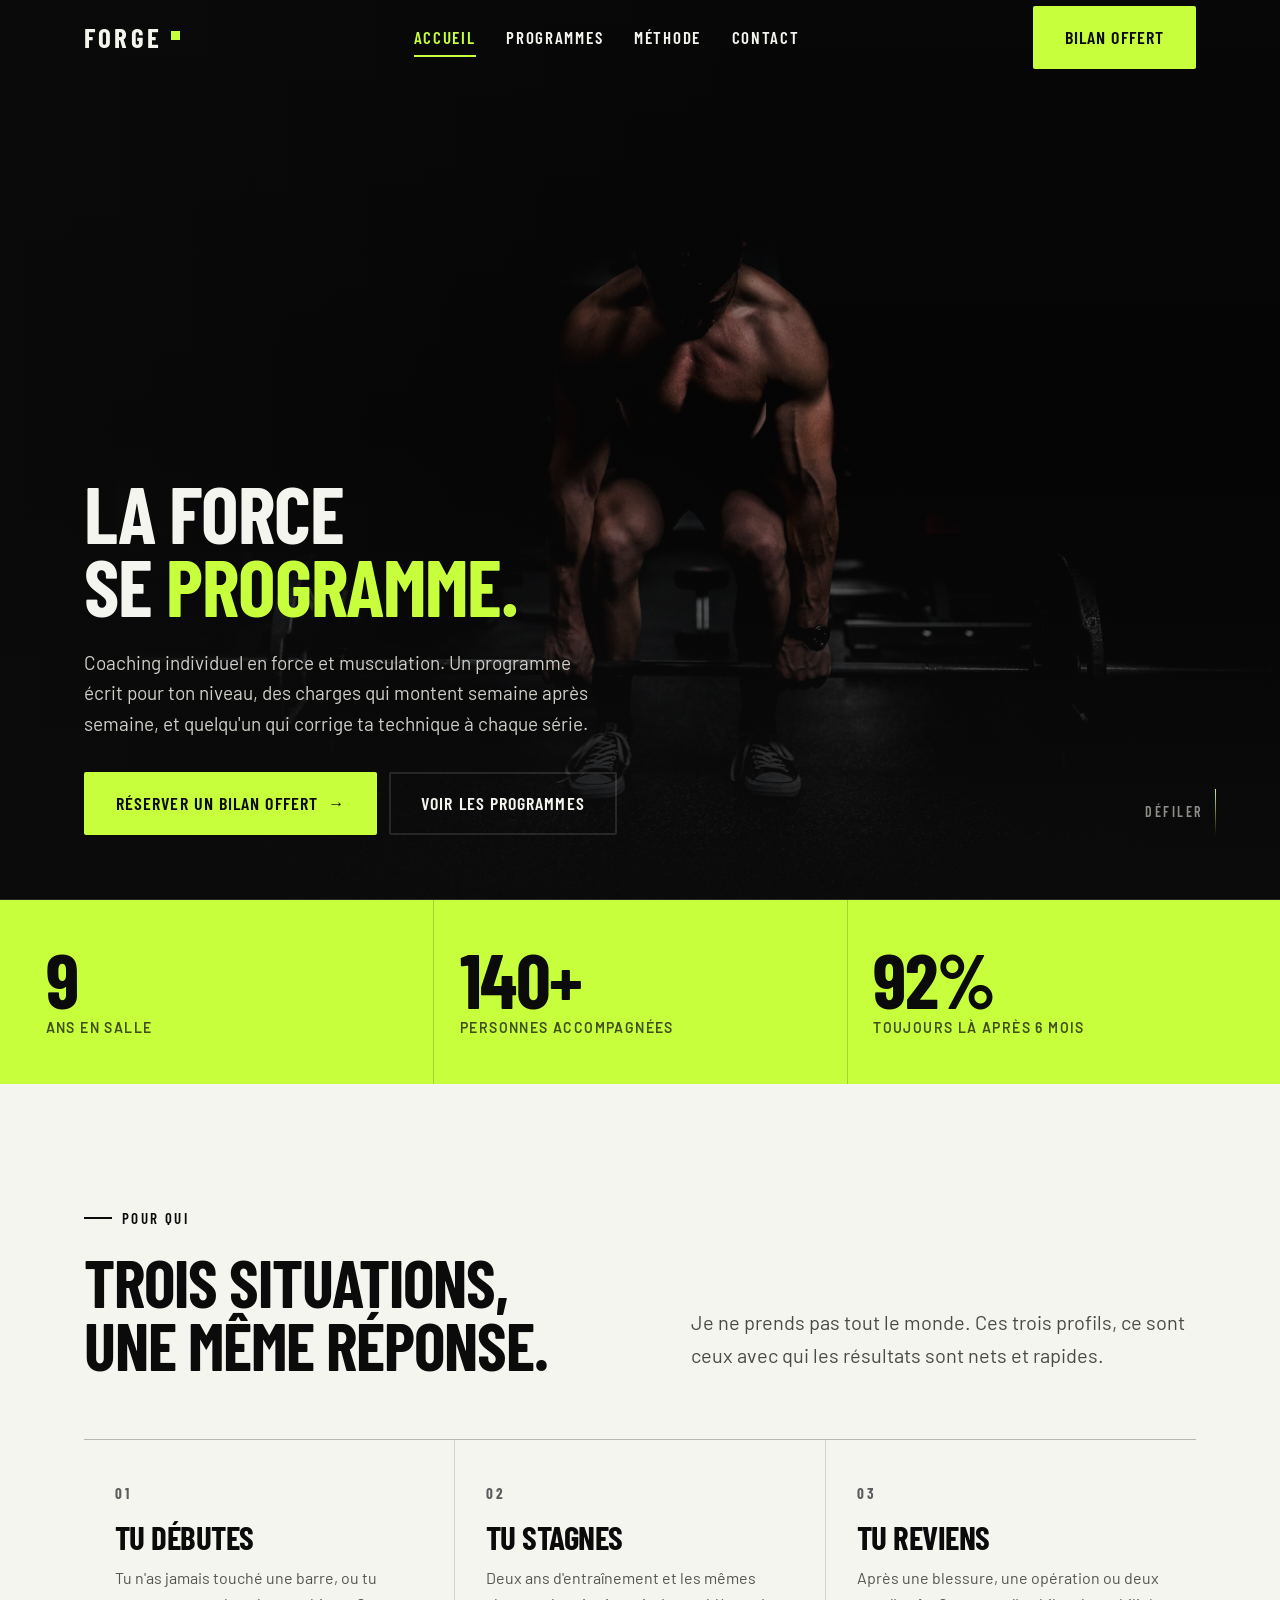
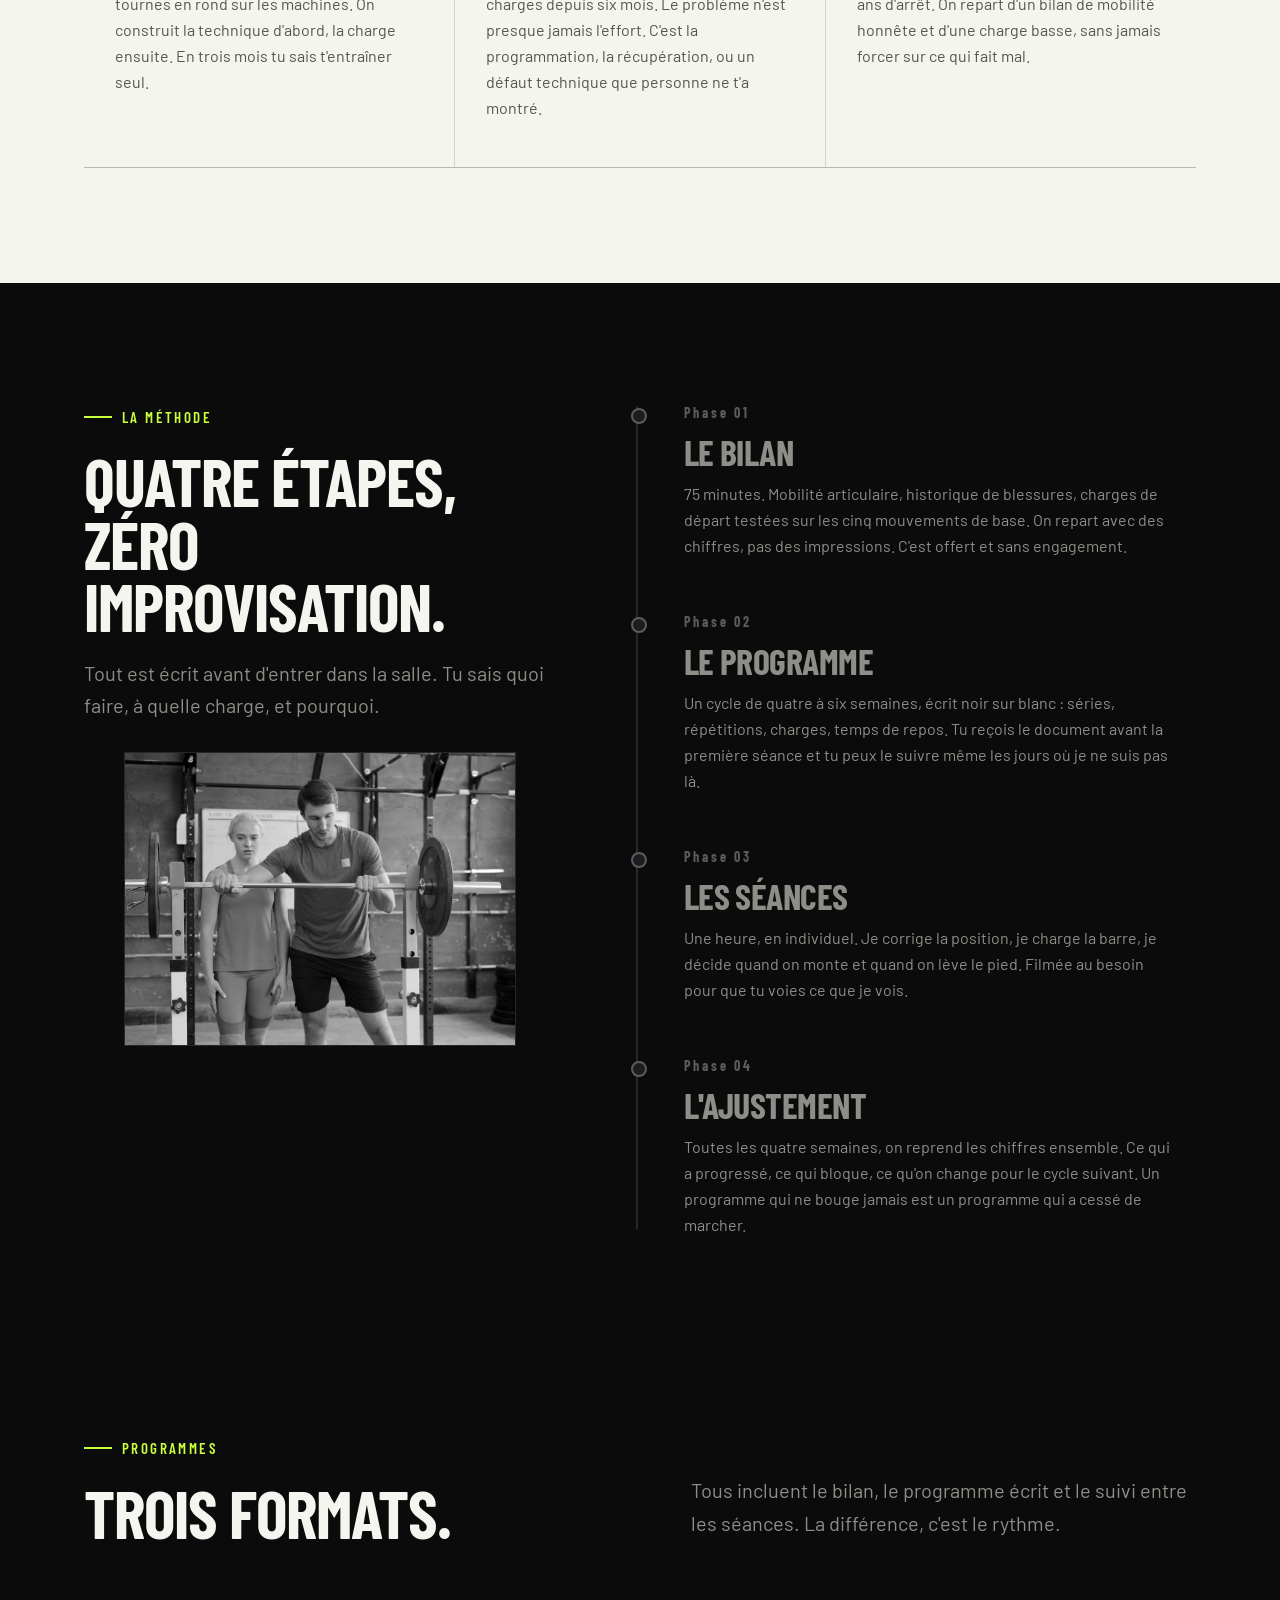
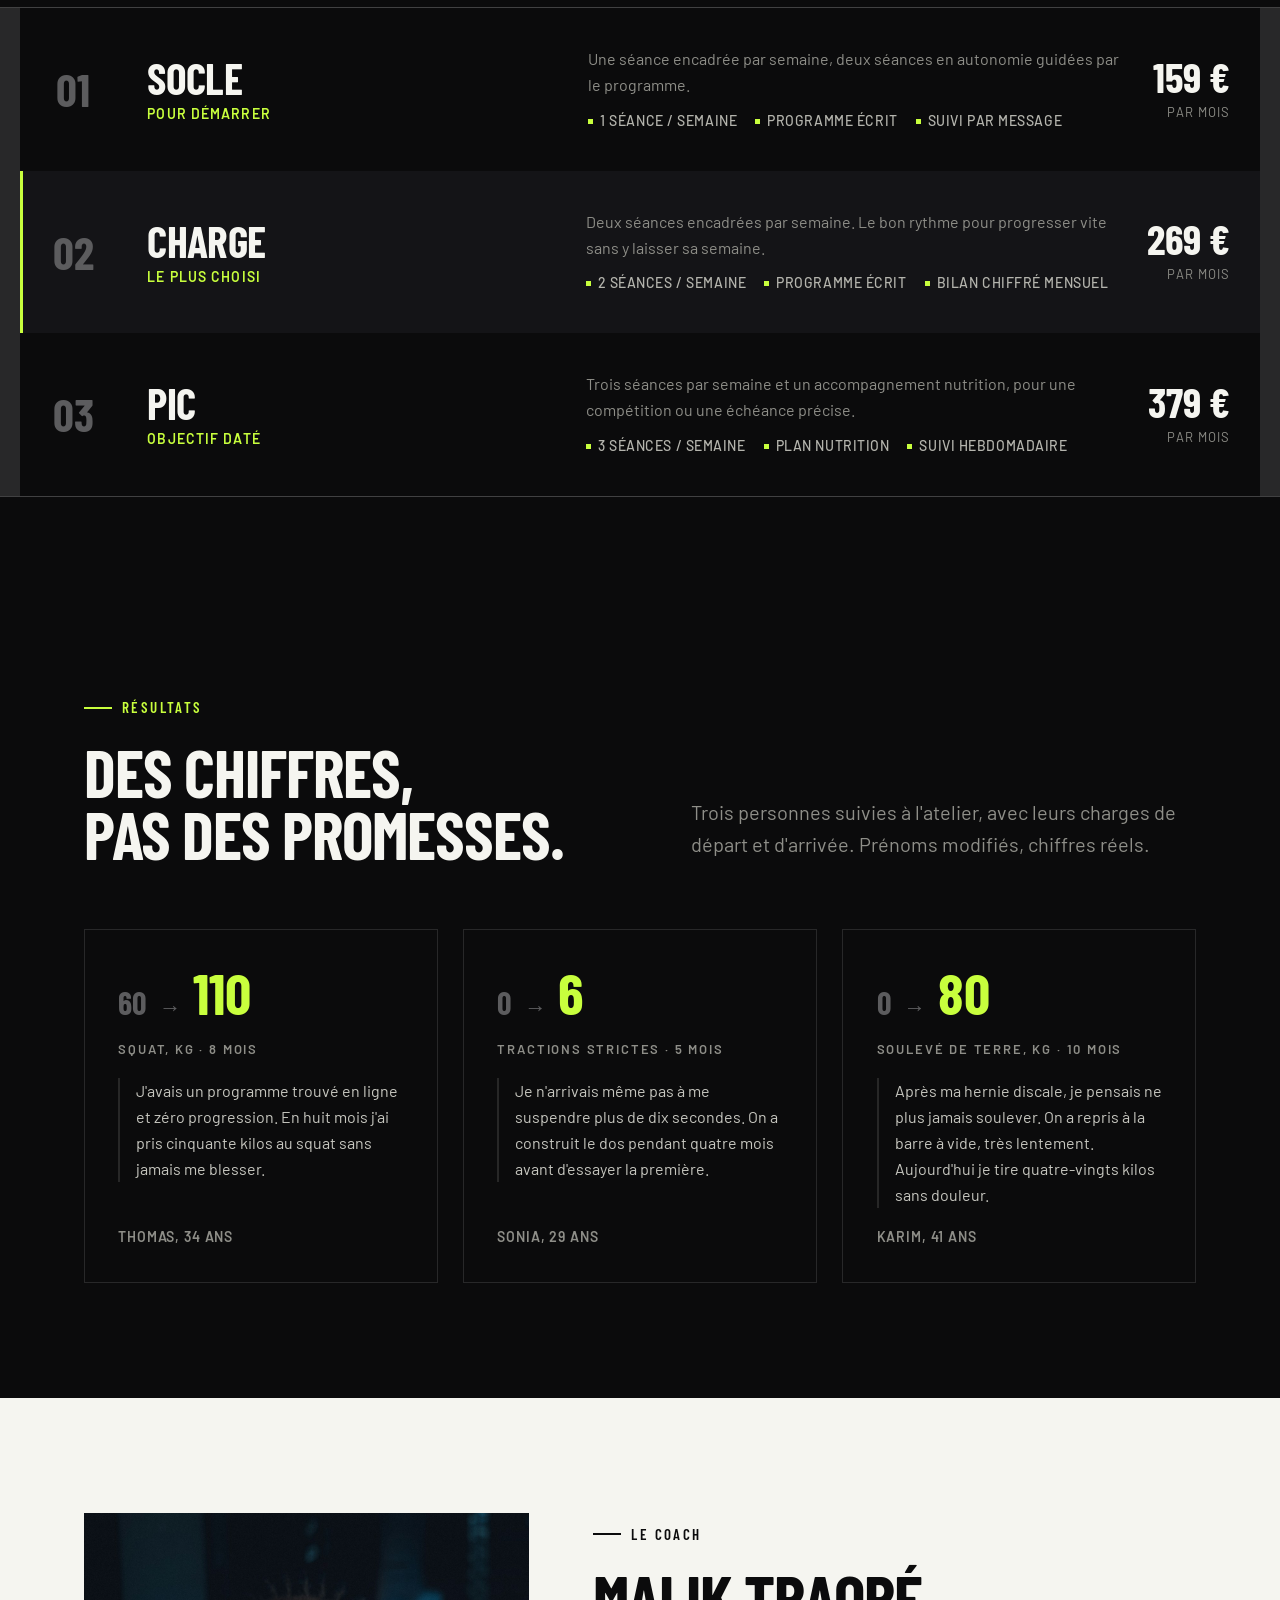
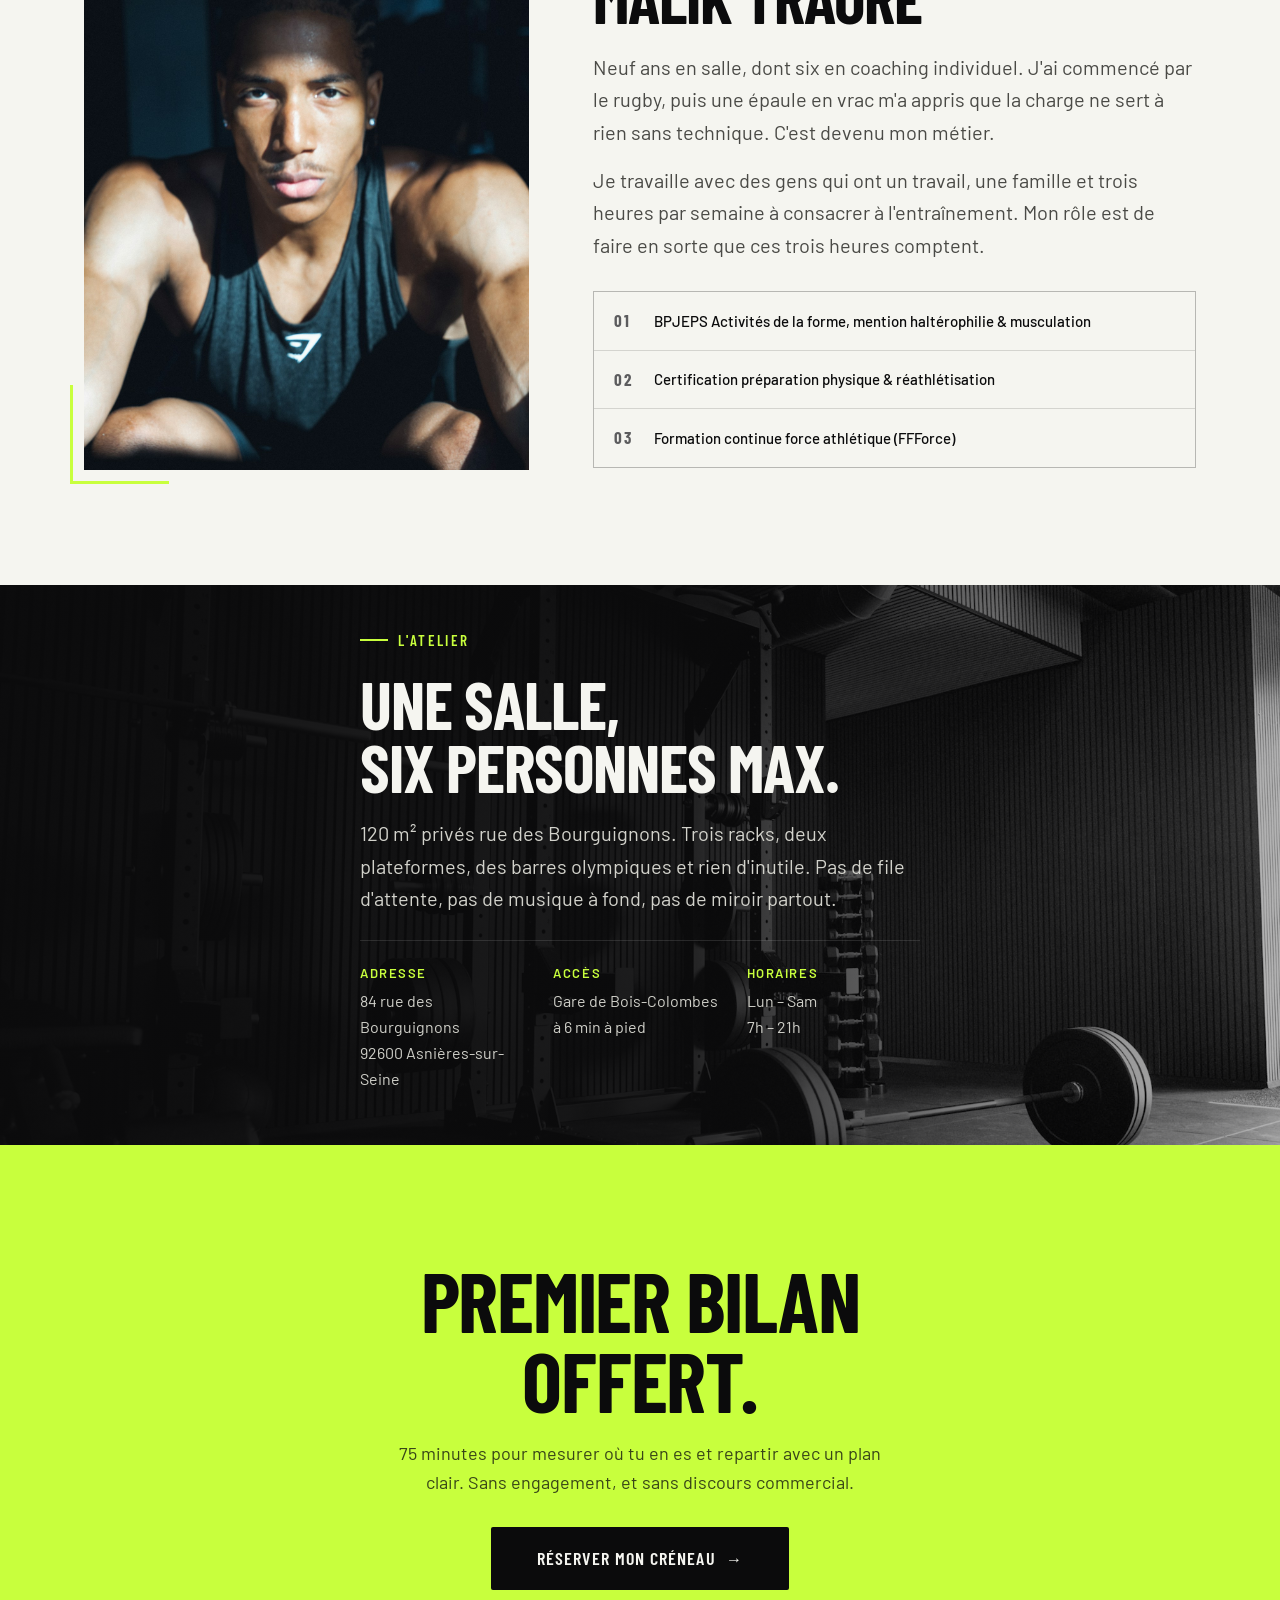
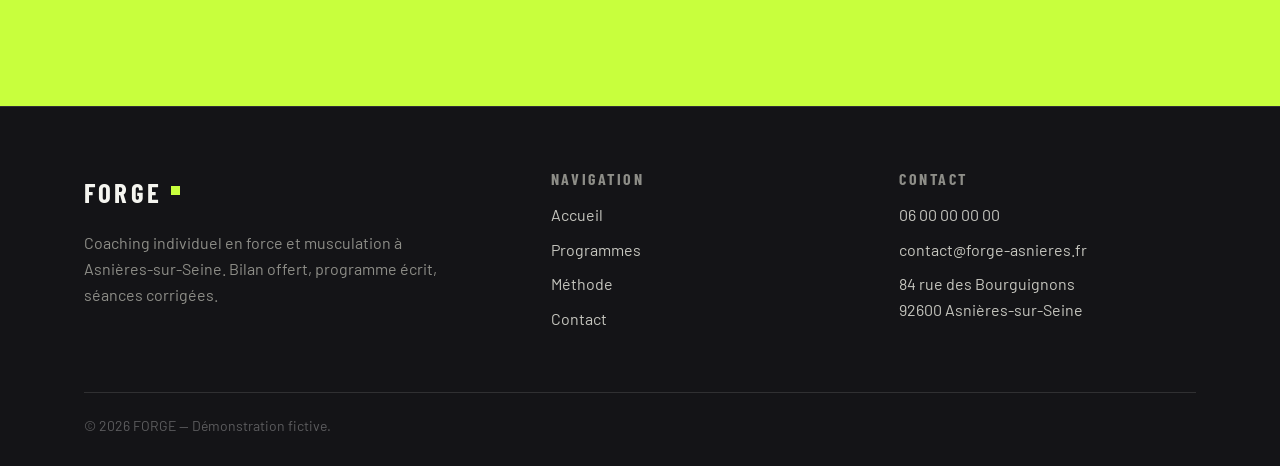
<file: index.html>
<!DOCTYPE html>
<html lang="fr">
<head>
<meta charset="utf-8">
<meta name="viewport" content="width=device-width, initial-scale=1">
<title>FORGE — Coaching force & musculation à Asnières-sur-Seine</title>
<link rel="icon" href="images/favicon/favicon.ico" sizes="48x48">
<link rel="icon" type="image/png" sizes="32x32" href="images/favicon/favicon-32.png">
<link rel="icon" type="image/png" sizes="16x16" href="images/favicon/favicon-16.png">
<link rel="apple-touch-icon" href="images/favicon/apple-touch-icon.png">
<meta name="description" content="Coaching individuel en force et musculation à Asnières-sur-Seine. Bilan, programme écrit, séances corrigées. Malik Traoré, coach diplômé.">
<link rel="stylesheet" href="css/style.css?v=3">
</head>
<body>

<header class="header" id="header">
  <div class="wrap">
    <a class="logo" href="index.html">Forge<span class="logo-dot"></span></a>
    <nav class="nav" aria-label="Navigation principale">
      <a href="index.html" aria-current="page">Accueil</a>
      <a href="programmes.html">Programmes</a>
      <a href="index.html#methode">Méthode</a>
      <a href="contact.html">Contact</a>
    </nav>
    <a class="btn btn--lime header-cta" href="contact.html">Bilan offert</a>
    <button class="burger" id="burger" aria-label="Ouvrir le menu" aria-expanded="false" aria-controls="mobile-nav">
      <span></span>
    </button>
  </div>
</header>

<nav class="mobile-nav" id="mobile-nav" aria-label="Navigation mobile">
  <a href="index.html">Accueil</a>
  <a href="programmes.html">Programmes</a>
  <a href="index.html#methode">Méthode</a>
  <a href="contact.html">Contact</a>
  <a class="btn btn--lime" href="contact.html">Réserver un bilan offert</a>
</nav>

<main>

  <section class="hero">
    <div class="hero-bg"></div>
    <div class="wrap">
      <h1>
        <span class="line"><span>La force</span></span>
        <span class="line"><span>se <em class="mark" style="font-style:normal">programme.</em></span></span>
      </h1>
      <p class="hero-sub">Coaching individuel en force et musculation. Un programme écrit pour ton niveau, des charges qui montent semaine après semaine, et quelqu'un qui corrige ta technique à chaque série.</p>
      <div class="hero-actions">
        <a class="btn btn--lime" href="contact.html">Réserver un bilan offert <span class="arrow">&rarr;</span></a>
        <a class="btn btn--ghost" href="programmes.html">Voir les programmes</a>
      </div>
    </div>
    <div class="scroll-hint" aria-hidden="true"><span>Défiler</span><i></i></div>
  </section>

  <section class="stats">
    <div class="wrap" style="padding-inline:0">
      <ul>
        <li>
          <span class="num" data-count="9">0</span>
          <span class="label">Ans en salle</span>
        </li>
        <li>
          <span class="num" data-count="140" data-suffix="+">0</span>
          <span class="label">Personnes accompagnées</span>
        </li>
        <li>
          <span class="num" data-count="92" data-suffix="%">0</span>
          <span class="label">Toujours là après 6 mois</span>
        </li>
      </ul>
    </div>
  </section>

  <section class="section paper">
    <div class="wrap">
      <div class="section-head reveal">
        <div>
          <span class="eyebrow">Pour qui</span>
          <h2 class="h-lg">Trois situations,<br>une même réponse.</h2>
        </div>
        <p class="lead">Je ne prends pas tout le monde. Ces trois profils, ce sont ceux avec qui les résultats sont nets et rapides.</p>
      </div>

      <div class="cases reveal">
        <article class="case">
          <span class="case-num">01</span>
          <h3>Tu débutes</h3>
          <p>Tu n'as jamais touché une barre, ou tu tournes en rond sur les machines. On construit la technique d'abord, la charge ensuite. En trois mois tu sais t'entraîner seul.</p>
        </article>
        <article class="case">
          <span class="case-num">02</span>
          <h3>Tu stagnes</h3>
          <p>Deux ans d'entraînement et les mêmes charges depuis six mois. Le problème n'est presque jamais l'effort. C'est la programmation, la récupération, ou un défaut technique que personne ne t'a montré.</p>
        </article>
        <article class="case">
          <span class="case-num">03</span>
          <h3>Tu reviens</h3>
          <p>Après une blessure, une opération ou deux ans d'arrêt. On repart d'un bilan de mobilité honnête et d'une charge basse, sans jamais forcer sur ce qui fait mal.</p>
        </article>
      </div>
    </div>
  </section>

  <section class="section" id="methode">
    <div class="wrap">
      <div class="method-layout">
        <div class="method-sticky reveal">
          <span class="eyebrow">La méthode</span>
          <h2 class="h-lg">Quatre étapes,<br>zéro improvisation.</h2>
          <p class="lead" style="margin-top:20px">Tout est écrit avant d'entrer dans la salle. Tu sais quoi faire, à quelle charge, et pourquoi.</p>
          <figure class="method-figure">
            <img src="images/coaching.jpg" alt="Un coach corrige la prise de barre d'une cliente devant un rack" loading="lazy" width="1600" height="1200">
          </figure>
        </div>

        <ol class="method" id="method">
          <div class="method-fill" id="method-fill" aria-hidden="true"></div>
          <li class="phase">
            <span class="phase-kicker">Phase 01</span>
            <h3>Le bilan</h3>
            <p>75 minutes. Mobilité articulaire, historique de blessures, charges de départ testées sur les cinq mouvements de base. On repart avec des chiffres, pas des impressions. C'est offert et sans engagement.</p>
          </li>
          <li class="phase">
            <span class="phase-kicker">Phase 02</span>
            <h3>Le programme</h3>
            <p>Un cycle de quatre à six semaines, écrit noir sur blanc : séries, répétitions, charges, temps de repos. Tu reçois le document avant la première séance et tu peux le suivre même les jours où je ne suis pas là.</p>
          </li>
          <li class="phase">
            <span class="phase-kicker">Phase 03</span>
            <h3>Les séances</h3>
            <p>Une heure, en individuel. Je corrige la position, je charge la barre, je décide quand on monte et quand on lève le pied. Filmée au besoin pour que tu voies ce que je vois.</p>
          </li>
          <li class="phase">
            <span class="phase-kicker">Phase 04</span>
            <h3>L'ajustement</h3>
            <p>Toutes les quatre semaines, on reprend les chiffres ensemble. Ce qui a progressé, ce qui bloque, ce qu'on change pour le cycle suivant. Un programme qui ne bouge jamais est un programme qui a cessé de marcher.</p>
          </li>
        </ol>
      </div>
    </div>
  </section>

  <section class="section section--tight">
    <div class="wrap">
      <div class="section-head reveal">
        <div>
          <span class="eyebrow">Programmes</span>
          <h2 class="h-lg">Trois formats.</h2>
        </div>
        <p class="lead">Tous incluent le bilan, le programme écrit et le suivi entre les séances. La différence, c'est le rythme.</p>
      </div>
    </div>

    <div class="plans reveal">
      <div class="wrap" style="padding-inline:0">
        <a class="plan" href="programmes.html#socle">
          <span class="plan-index">01</span>
          <h3 class="plan-name">Socle<small>Pour démarrer</small></h3>
          <div class="plan-desc">
            Une séance encadrée par semaine, deux séances en autonomie guidées par le programme.
            <ul><li>1 séance / semaine</li><li>Programme écrit</li><li>Suivi par message</li></ul>
          </div>
          <div class="plan-price"><b>159 €</b><span>par mois</span></div>
        </a>

        <a class="plan plan--featured" href="programmes.html#charge">
          <span class="plan-index">02</span>
          <h3 class="plan-name">Charge<small>Le plus choisi</small></h3>
          <div class="plan-desc">
            Deux séances encadrées par semaine. Le bon rythme pour progresser vite sans y laisser sa semaine.
            <ul><li>2 séances / semaine</li><li>Programme écrit</li><li>Bilan chiffré mensuel</li></ul>
          </div>
          <div class="plan-price"><b>269 €</b><span>par mois</span></div>
        </a>

        <a class="plan" href="programmes.html#pic">
          <span class="plan-index">03</span>
          <h3 class="plan-name">Pic<small>Objectif daté</small></h3>
          <div class="plan-desc">
            Trois séances par semaine et un accompagnement nutrition, pour une compétition ou une échéance précise.
            <ul><li>3 séances / semaine</li><li>Plan nutrition</li><li>Suivi hebdomadaire</li></ul>
          </div>
          <div class="plan-price"><b>379 €</b><span>par mois</span></div>
        </a>
      </div>
    </div>
  </section>

  <section class="section">
    <div class="wrap">
      <div class="section-head reveal">
        <div>
          <span class="eyebrow">Résultats</span>
          <h2 class="h-lg">Des chiffres,<br>pas des promesses.</h2>
        </div>
        <p class="lead">Trois personnes suivies à l'atelier, avec leurs charges de départ et d'arrivée. Prénoms modifiés, chiffres réels.</p>
      </div>

      <div class="results reveal">
        <article class="result">
          <div class="result-jump">
            <span class="from">60</span><span class="sep">&rarr;</span><span class="to">110</span>
          </div>
          <span class="result-metric">Squat, kg &middot; 8 mois</span>
          <blockquote>J'avais un programme trouvé en ligne et zéro progression. En huit mois j'ai pris cinquante kilos au squat sans jamais me blesser.</blockquote>
          <cite>Thomas, 34 ans</cite>
        </article>

        <article class="result">
          <div class="result-jump">
            <span class="from">0</span><span class="sep">&rarr;</span><span class="to">6</span>
          </div>
          <span class="result-metric">Tractions strictes &middot; 5 mois</span>
          <blockquote>Je n'arrivais même pas à me suspendre plus de dix secondes. On a construit le dos pendant quatre mois avant d'essayer la première.</blockquote>
          <cite>Sonia, 29 ans</cite>
        </article>

        <article class="result">
          <div class="result-jump">
            <span class="from">0</span><span class="sep">&rarr;</span><span class="to">80</span>
          </div>
          <span class="result-metric">Soulevé de terre, kg &middot; 10 mois</span>
          <blockquote>Après ma hernie discale, je pensais ne plus jamais soulever. On a repris à la barre à vide, très lentement. Aujourd'hui je tire quatre-vingts kilos sans douleur.</blockquote>
          <cite>Karim, 41 ans</cite>
        </article>
      </div>
    </div>
  </section>

  <section class="section paper">
    <div class="wrap">
      <div class="coach">
        <div class="coach-photo reveal">
          <img src="images/coach-portrait.jpg" alt="Malik Traoré, coach sportif, en salle" loading="lazy" width="1400" height="1750">
        </div>
        <div class="reveal">
          <span class="eyebrow">Le coach</span>
          <h2 class="h-lg">Malik Traoré</h2>
          <p class="lead" style="margin-top:22px">Neuf ans en salle, dont six en coaching individuel. J'ai commencé par le rugby, puis une épaule en vrac m'a appris que la charge ne sert à rien sans technique. C'est devenu mon métier.</p>
          <p class="lead" style="margin-top:16px">Je travaille avec des gens qui ont un travail, une famille et trois heures par semaine à consacrer à l'entraînement. Mon rôle est de faire en sorte que ces trois heures comptent.</p>
          <ul class="coach-creds">
            <li><b>01</b> BPJEPS Activités de la forme, mention haltérophilie &amp; musculation</li>
            <li><b>02</b> Certification préparation physique &amp; réathlétisation</li>
            <li><b>03</b> Formation continue force athlétique (FFForce)</li>
          </ul>
        </div>
      </div>
    </div>
  </section>

  <section class="place">
    <div class="place-bg"></div>
    <div class="wrap">
      <div class="place-card reveal">
        <span class="eyebrow">L'atelier</span>
        <h2 class="h-lg">Une salle,<br>six personnes max.</h2>
        <p class="lead" style="margin-top:20px">120 m² privés rue des Bourguignons. Trois racks, deux plateformes, des barres olympiques et rien d'inutile. Pas de file d'attente, pas de musique à fond, pas de miroir partout.</p>
        <dl class="place-facts">
          <div><dt>Adresse</dt><dd>84 rue des Bourguignons<br>92600 Asnières-sur-Seine</dd></div>
          <div><dt>Accès</dt><dd>Gare de Bois-Colombes<br>à 6 min à pied</dd></div>
          <div><dt>Horaires</dt><dd>Lun – Sam<br>7h – 21h</dd></div>
        </dl>
      </div>
    </div>
  </section>

  <section class="section cta">
    <div class="wrap">
      <h2 class="reveal">Premier bilan<br>offert.</h2>
      <p class="reveal">75 minutes pour mesurer où tu en es et repartir avec un plan clair. Sans engagement, et sans discours commercial.</p>
      <a class="btn btn--dark reveal" href="contact.html">Réserver mon créneau <span class="arrow">&rarr;</span></a>
    </div>
  </section>

</main>

<footer class="footer">
  <div class="wrap">
    <div class="footer-grid">
      <div>
        <a class="logo" href="index.html">Forge<span class="logo-dot"></span></a>
        <p class="footer-tag">Coaching individuel en force et musculation à Asnières-sur-Seine. Bilan offert, programme écrit, séances corrigées.</p>
      </div>
      <div>
        <h4>Navigation</h4>
        <ul>
          <li><a href="index.html">Accueil</a></li>
          <li><a href="programmes.html">Programmes</a></li>
          <li><a href="index.html#methode">Méthode</a></li>
          <li><a href="contact.html">Contact</a></li>
        </ul>
      </div>
      <div>
        <h4>Contact</h4>
        <ul>
          <li><a href="tel:+33600000000">06 00 00 00 00</a></li>
          <li><a href="mailto:contact@forge-asnieres.fr">contact@forge-asnieres.fr</a></li>
          <li>84 rue des Bourguignons<br>92600 Asnières-sur-Seine</li>
        </ul>
      </div>
    </div>
    <div class="footer-bottom">
      <span>© 2026 FORGE — Démonstration fictive.</span>
    </div>
  </div>
</footer>

<script src="js/main.js?v=2"></script>
</body>
</html>
</file>
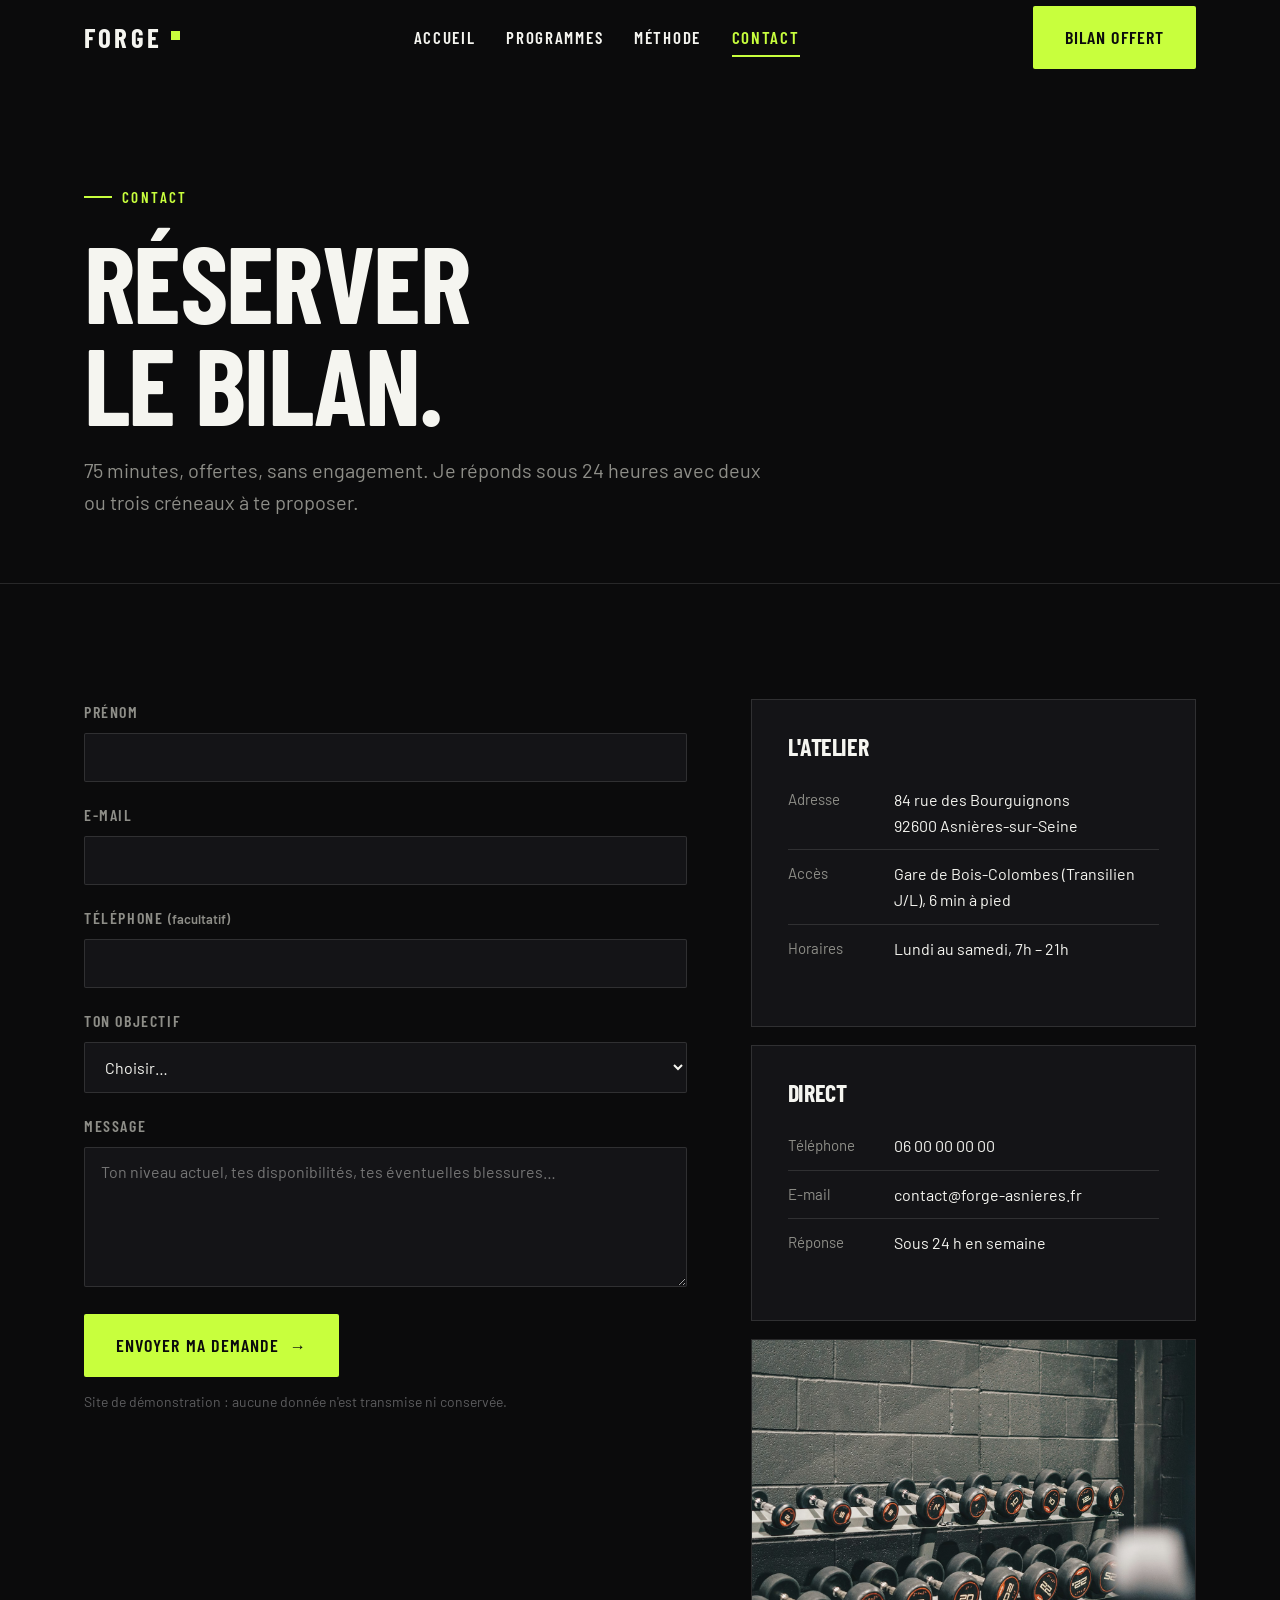
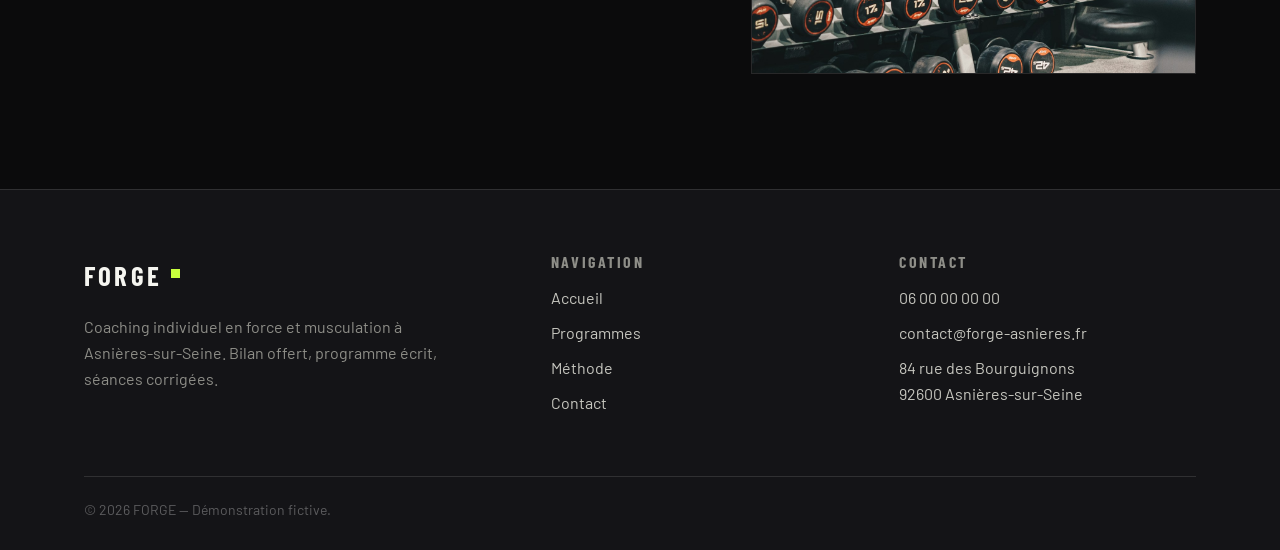
<file: contact.html>
<!DOCTYPE html>
<html lang="fr">
<head>
<meta charset="utf-8">
<meta name="viewport" content="width=device-width, initial-scale=1">
<title>Réserver un bilan — FORGE, Asnières-sur-Seine</title>
<link rel="icon" href="images/favicon/favicon.ico" sizes="48x48">
<link rel="icon" type="image/png" sizes="32x32" href="images/favicon/favicon-32.png">
<link rel="icon" type="image/png" sizes="16x16" href="images/favicon/favicon-16.png">
<link rel="apple-touch-icon" href="images/favicon/apple-touch-icon.png">
<meta name="description" content="Réservez votre bilan offert de 75 minutes à l'atelier FORGE, 84 rue des Bourguignons, Asnières-sur-Seine.">
<link rel="stylesheet" href="css/style.css?v=3">
</head>
<body>

<header class="header" id="header">
  <div class="wrap">
    <a class="logo" href="index.html">Forge<span class="logo-dot"></span></a>
    <nav class="nav" aria-label="Navigation principale">
      <a href="index.html">Accueil</a>
      <a href="programmes.html">Programmes</a>
      <a href="index.html#methode">Méthode</a>
      <a href="contact.html" aria-current="page">Contact</a>
    </nav>
    <a class="btn btn--lime header-cta" href="contact.html">Bilan offert</a>
    <button class="burger" id="burger" aria-label="Ouvrir le menu" aria-expanded="false" aria-controls="mobile-nav">
      <span></span>
    </button>
  </div>
</header>

<nav class="mobile-nav" id="mobile-nav" aria-label="Navigation mobile">
  <a href="index.html">Accueil</a>
  <a href="programmes.html">Programmes</a>
  <a href="index.html#methode">Méthode</a>
  <a href="contact.html">Contact</a>
  <a class="btn btn--lime" href="contact.html">Réserver un bilan offert</a>
</nav>

<main>

  <section class="page-head">
    <div class="wrap">
      <span class="eyebrow">Contact</span>
      <h1>Réserver<br>le bilan.</h1>
      <p class="lead">75 minutes, offertes, sans engagement. Je réponds sous 24 heures avec deux ou trois créneaux à te proposer.</p>
    </div>
  </section>

  <section class="section">
    <div class="wrap">
      <div class="contact-grid">

        <div>
          <div class="form-ok" id="form-ok" role="status">
            <b>Demande envoyée.</b>
            <p style="margin-top:8px;color:#C6C6BF">Merci, je reviens vers toi sous 24 heures avec des créneaux. Dans une vraie mise en ligne, ce formulaire serait relié à une boîte mail ou à un service comme Formspree.</p>
          </div>

          <form id="contact-form" novalidate>
            <div class="field">
              <label for="nom">Prénom</label>
              <input type="text" id="nom" name="nom" autocomplete="given-name">
              <span class="err"></span>
            </div>

            <div class="field">
              <label for="email">E-mail</label>
              <input type="email" id="email" name="email" autocomplete="email">
              <span class="err"></span>
            </div>

            <div class="field">
              <label for="tel">Téléphone <span style="text-transform:none;letter-spacing:0;font-family:var(--font-body);font-size:13px">(facultatif)</span></label>
              <input type="tel" id="tel" name="tel" autocomplete="tel">
              <span class="err"></span>
            </div>

            <div class="field">
              <label for="objectif">Ton objectif</label>
              <select id="objectif" name="objectif">
                <option value="">Choisir…</option>
                <option value="debut">Débuter la musculation</option>
                <option value="force">Gagner en force</option>
                <option value="masse">Prendre de la masse</option>
                <option value="perte">Perdre du poids</option>
                <option value="retour">Revenir après une blessure ou une pause</option>
                <option value="competition">Préparer une compétition</option>
              </select>
              <span class="err"></span>
            </div>

            <div class="field">
              <label for="message">Message</label>
              <textarea id="message" name="message" placeholder="Ton niveau actuel, tes disponibilités, tes éventuelles blessures…"></textarea>
              <span class="err"></span>
            </div>

            <button class="btn btn--lime" type="submit">Envoyer ma demande <span class="arrow">&rarr;</span></button>
            <p class="form-note">Site de démonstration : aucune donnée n'est transmise ni conservée.</p>
          </form>
        </div>

        <aside>
          <div class="info-card">
            <h3>L'atelier</h3>
            <dl>
              <div class="info-row"><dt>Adresse</dt><dd>84 rue des Bourguignons<br>92600 Asnières-sur-Seine</dd></div>
              <div class="info-row"><dt>Accès</dt><dd>Gare de Bois-Colombes (Transilien J/L), 6 min à pied</dd></div>
              <div class="info-row"><dt>Horaires</dt><dd>Lundi au samedi, 7h – 21h</dd></div>
            </dl>
          </div>

          <div class="info-card">
            <h3>Direct</h3>
            <dl>
              <div class="info-row"><dt>Téléphone</dt><dd><a href="tel:+33600000000">06 00 00 00 00</a></dd></div>
              <div class="info-row"><dt>E-mail</dt><dd><a href="mailto:contact@forge-asnieres.fr">contact@forge-asnieres.fr</a></dd></div>
              <div class="info-row"><dt>Réponse</dt><dd>Sous 24 h en semaine</dd></div>
            </dl>
          </div>

          <figure style="margin:18px 0 0;border:1px solid var(--line)">
            <img src="images/halteres.jpg" alt="Rack d'haltères contre un mur de béton à l'atelier" loading="lazy" width="1600" height="1067" style="width:100%;aspect-ratio:4/3;object-fit:cover">
          </figure>
        </aside>

      </div>
    </div>
  </section>

</main>

<footer class="footer">
  <div class="wrap">
    <div class="footer-grid">
      <div>
        <a class="logo" href="index.html">Forge<span class="logo-dot"></span></a>
        <p class="footer-tag">Coaching individuel en force et musculation à Asnières-sur-Seine. Bilan offert, programme écrit, séances corrigées.</p>
      </div>
      <div>
        <h4>Navigation</h4>
        <ul>
          <li><a href="index.html">Accueil</a></li>
          <li><a href="programmes.html">Programmes</a></li>
          <li><a href="index.html#methode">Méthode</a></li>
          <li><a href="contact.html">Contact</a></li>
        </ul>
      </div>
      <div>
        <h4>Contact</h4>
        <ul>
          <li><a href="tel:+33600000000">06 00 00 00 00</a></li>
          <li><a href="mailto:contact@forge-asnieres.fr">contact@forge-asnieres.fr</a></li>
          <li>84 rue des Bourguignons<br>92600 Asnières-sur-Seine</li>
        </ul>
      </div>
    </div>
    <div class="footer-bottom">
      <span>© 2026 FORGE — Démonstration fictive.</span>
    </div>
  </div>
</footer>

<script src="js/main.js?v=2"></script>
</body>
</html>
</file>
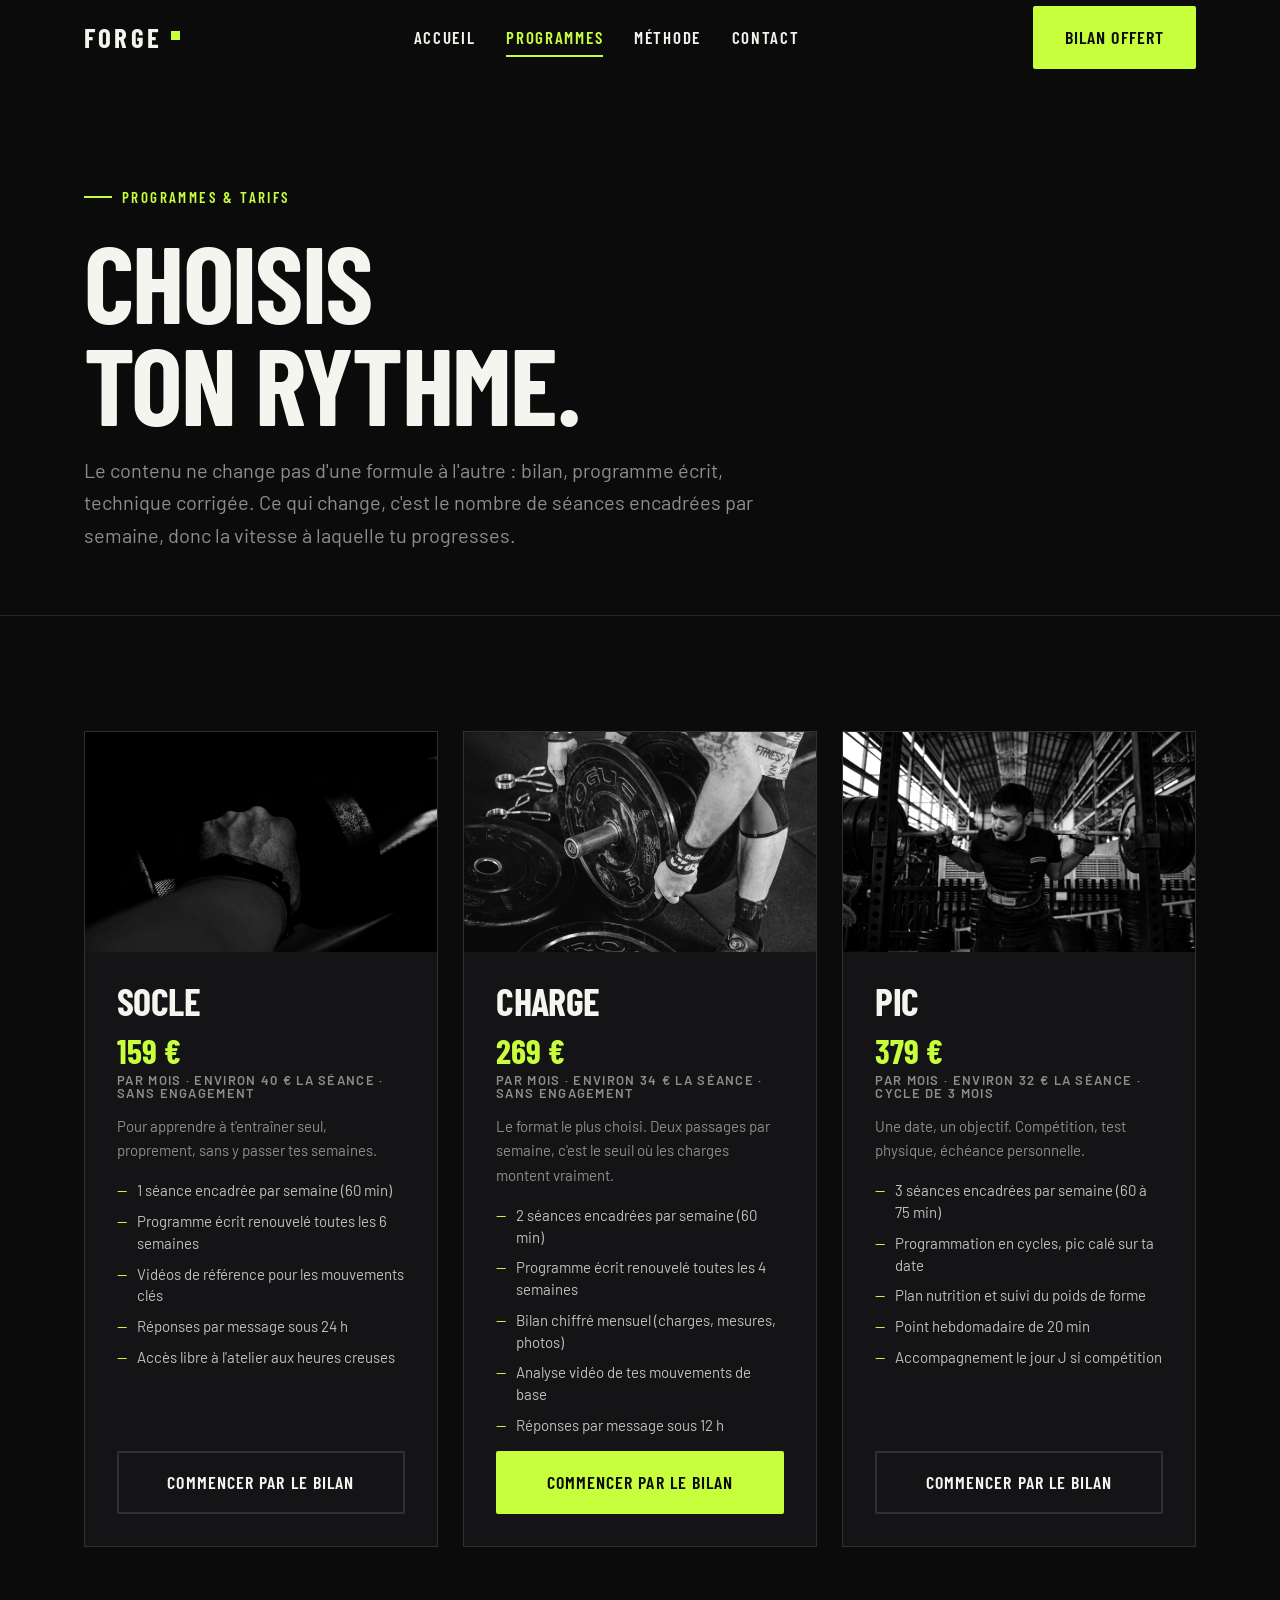
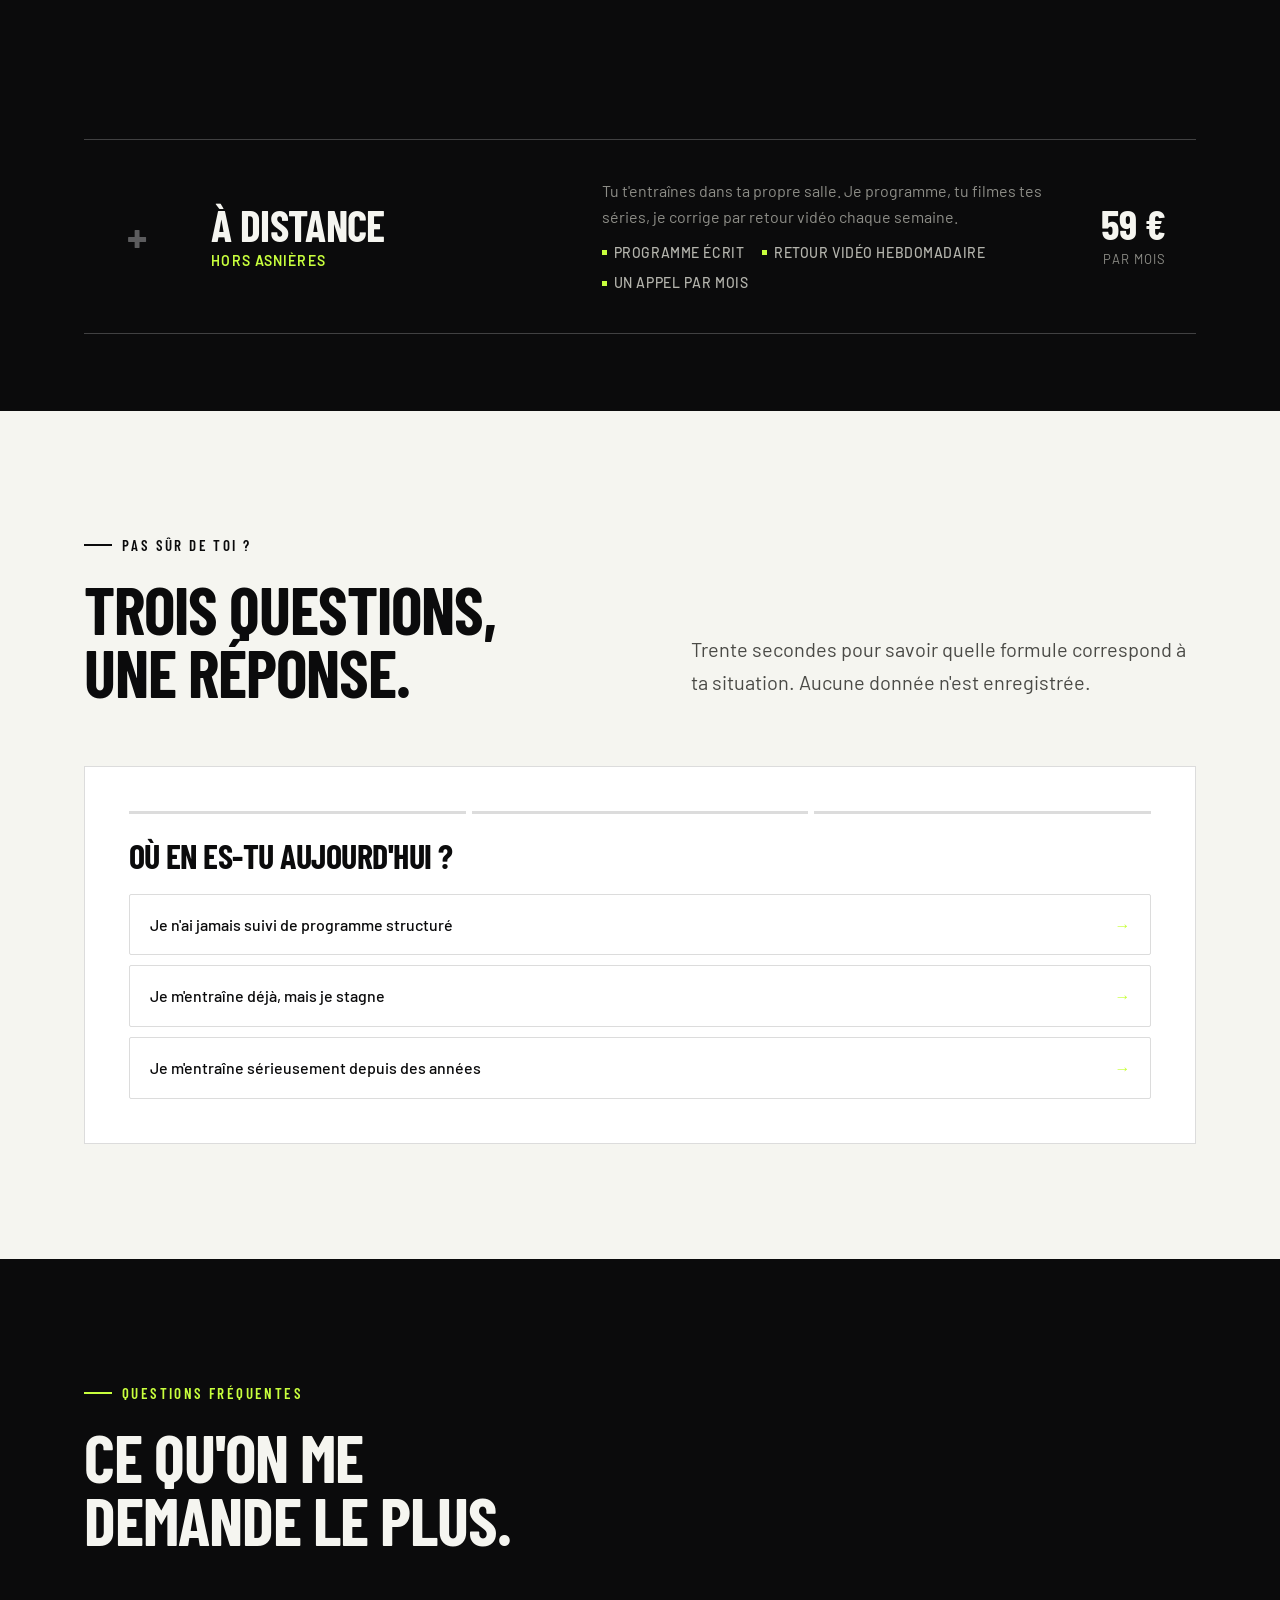
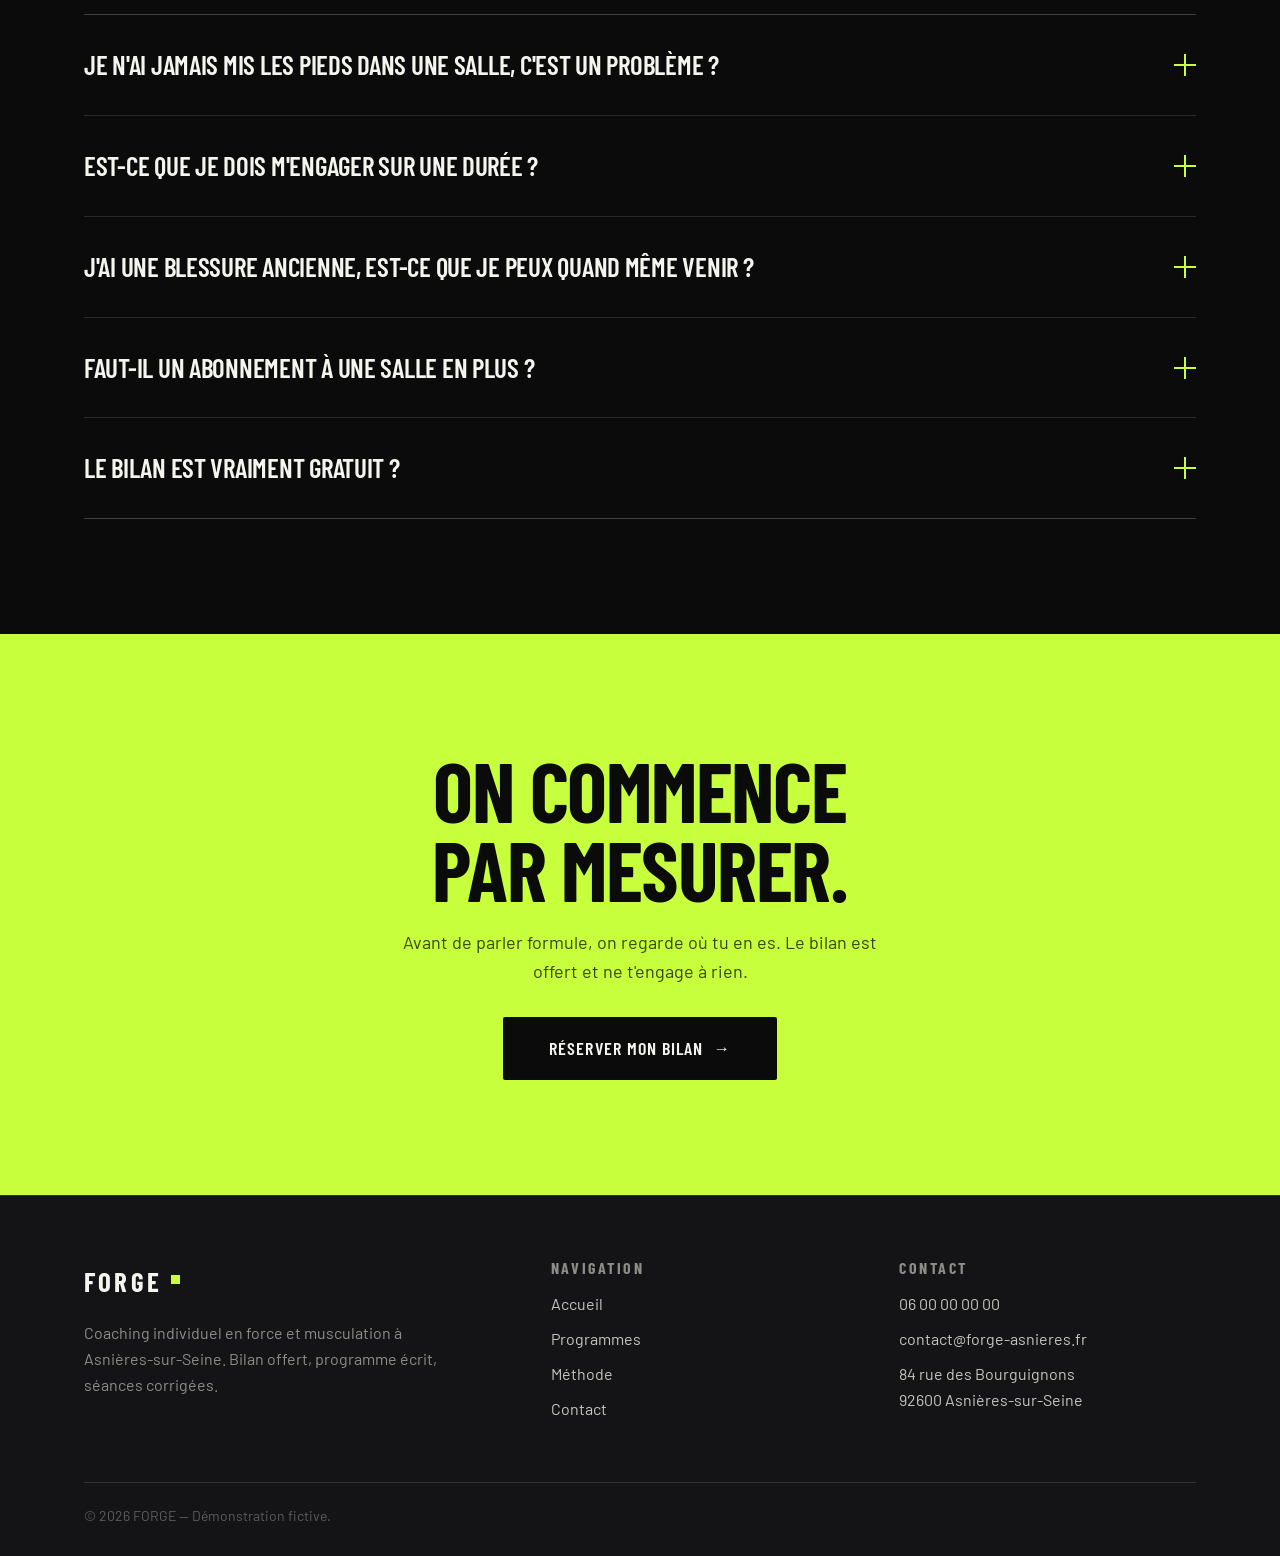
<file: programmes.html>
<!DOCTYPE html>
<html lang="fr">
<head>
<meta charset="utf-8">
<meta name="viewport" content="width=device-width, initial-scale=1">
<title>Programmes & tarifs — FORGE, coaching force à Asnières-sur-Seine</title>
<link rel="icon" href="images/favicon/favicon.ico" sizes="48x48">
<link rel="icon" type="image/png" sizes="32x32" href="images/favicon/favicon-32.png">
<link rel="icon" type="image/png" sizes="16x16" href="images/favicon/favicon-16.png">
<link rel="apple-touch-icon" href="images/favicon/apple-touch-icon.png">
<meta name="description" content="Trois formules de coaching individuel en force et musculation à Asnières-sur-Seine : Socle, Charge et Pic. Bilan offert, programme écrit, suivi chiffré.">
<link rel="stylesheet" href="css/style.css?v=3">
</head>
<body>

<header class="header" id="header">
  <div class="wrap">
    <a class="logo" href="index.html">Forge<span class="logo-dot"></span></a>
    <nav class="nav" aria-label="Navigation principale">
      <a href="index.html">Accueil</a>
      <a href="programmes.html" aria-current="page">Programmes</a>
      <a href="index.html#methode">Méthode</a>
      <a href="contact.html">Contact</a>
    </nav>
    <a class="btn btn--lime header-cta" href="contact.html">Bilan offert</a>
    <button class="burger" id="burger" aria-label="Ouvrir le menu" aria-expanded="false" aria-controls="mobile-nav">
      <span></span>
    </button>
  </div>
</header>

<nav class="mobile-nav" id="mobile-nav" aria-label="Navigation mobile">
  <a href="index.html">Accueil</a>
  <a href="programmes.html">Programmes</a>
  <a href="index.html#methode">Méthode</a>
  <a href="contact.html">Contact</a>
  <a class="btn btn--lime" href="contact.html">Réserver un bilan offert</a>
</nav>

<main>

  <section class="page-head">
    <div class="wrap">
      <span class="eyebrow">Programmes &amp; tarifs</span>
      <h1>Choisis<br>ton rythme.</h1>
      <p class="lead">Le contenu ne change pas d'une formule à l'autre : bilan, programme écrit, technique corrigée. Ce qui change, c'est le nombre de séances encadrées par semaine, donc la vitesse à laquelle tu progresses.</p>
    </div>
  </section>

  <section class="section">
    <div class="wrap">
      <div class="detail">

        <article class="detail-card reveal" id="socle">
          <img src="images/prog-masse.jpg" alt="Main serrée sur un haltère dans une salle sombre" loading="lazy" width="1200" height="800">
          <div class="detail-body">
            <h3>Socle</h3>
            <div class="price">159 €<span>par mois &middot; environ 40 € la séance &middot; sans engagement</span></div>
            <p style="color:var(--muted);font-size:15px">Pour apprendre à t'entraîner seul, proprement, sans y passer tes semaines.</p>
            <ul class="detail-list">
              <li>1 séance encadrée par semaine (60 min)</li>
              <li>Programme écrit renouvelé toutes les 6 semaines</li>
              <li>Vidéos de référence pour les mouvements clés</li>
              <li>Réponses par message sous 24 h</li>
              <li>Accès libre à l'atelier aux heures creuses</li>
            </ul>
            <a class="btn btn--ghost" href="contact.html">Commencer par le bilan</a>
          </div>
        </article>

        <article class="detail-card reveal" id="charge">
          <img src="images/prog-force.jpg" alt="Mains agrippant une barre chargée au sol" loading="lazy" width="1200" height="800">
          <div class="detail-body">
            <h3>Charge</h3>
            <div class="price">269 €<span>par mois &middot; environ 34 € la séance &middot; sans engagement</span></div>
            <p style="color:var(--muted);font-size:15px">Le format le plus choisi. Deux passages par semaine, c'est le seuil où les charges montent vraiment.</p>
            <ul class="detail-list">
              <li>2 séances encadrées par semaine (60 min)</li>
              <li>Programme écrit renouvelé toutes les 4 semaines</li>
              <li>Bilan chiffré mensuel (charges, mesures, photos)</li>
              <li>Analyse vidéo de tes mouvements de base</li>
              <li>Réponses par message sous 12 h</li>
            </ul>
            <a class="btn btn--lime" href="contact.html">Commencer par le bilan</a>
          </div>
        </article>

        <article class="detail-card reveal" id="pic">
          <img src="images/squat.jpg" alt="Homme exécutant un squat lourd avec ceinture de force" loading="lazy" width="1600" height="1067">
          <div class="detail-body">
            <h3>Pic</h3>
            <div class="price">379 €<span>par mois &middot; environ 32 € la séance &middot; cycle de 3 mois</span></div>
            <p style="color:var(--muted);font-size:15px">Une date, un objectif. Compétition, test physique, échéance personnelle.</p>
            <ul class="detail-list">
              <li>3 séances encadrées par semaine (60 à 75 min)</li>
              <li>Programmation en cycles, pic calé sur ta date</li>
              <li>Plan nutrition et suivi du poids de forme</li>
              <li>Point hebdomadaire de 20 min</li>
              <li>Accompagnement le jour J si compétition</li>
            </ul>
            <a class="btn btn--ghost" href="contact.html">Commencer par le bilan</a>
          </div>
        </article>

      </div>
    </div>
  </section>

  <section class="section section--tight">
    <div class="wrap">
      <div class="plans reveal" style="border-block:1px solid var(--line)">
        <div class="plan">
          <span class="plan-index">+</span>
          <h3 class="plan-name">À distance<small>Hors Asnières</small></h3>
          <div class="plan-desc">
            Tu t'entraînes dans ta propre salle. Je programme, tu filmes tes séries, je corrige par retour vidéo chaque semaine.
            <ul><li>Programme écrit</li><li>Retour vidéo hebdomadaire</li><li>Un appel par mois</li></ul>
          </div>
          <div class="plan-price"><b>59 €</b><span>par mois</span></div>
        </div>
      </div>
    </div>
  </section>

  <section class="section paper">
    <div class="wrap">
      <div class="section-head reveal">
        <div>
          <span class="eyebrow">Pas sûr de toi ?</span>
          <h2 class="h-lg">Trois questions,<br>une réponse.</h2>
        </div>
        <p class="lead">Trente secondes pour savoir quelle formule correspond à ta situation. Aucune donnée n'est enregistrée.</p>
      </div>

      <div class="finder reveal" id="finder">
        <div class="finder-progress" aria-hidden="true"><i></i><i></i><i></i></div>

        <div class="finder-step is-active">
          <h3>Où en es-tu aujourd'hui ?</h3>
          <div class="finder-options">
            <button class="finder-opt" data-score="socle:2">Je n'ai jamais suivi de programme structuré <span class="chev">&rarr;</span></button>
            <button class="finder-opt" data-score="charge:2">Je m'entraîne déjà, mais je stagne <span class="chev">&rarr;</span></button>
            <button class="finder-opt" data-score="pic:2,charge:1">Je m'entraîne sérieusement depuis des années <span class="chev">&rarr;</span></button>
          </div>
        </div>

        <div class="finder-step">
          <h3>Combien de temps par semaine ?</h3>
          <div class="finder-options">
            <button class="finder-opt" data-score="socle:2">Deux heures maximum <span class="chev">&rarr;</span></button>
            <button class="finder-opt" data-score="charge:2">Trois à quatre heures <span class="chev">&rarr;</span></button>
            <button class="finder-opt" data-score="pic:2">Cinq heures ou plus <span class="chev">&rarr;</span></button>
          </div>
        </div>

        <div class="finder-step">
          <h3>Ton objectif a-t-il une date ?</h3>
          <div class="finder-options">
            <button class="finder-opt" data-score="socle:1,charge:1">Non, je veux juste progresser durablement <span class="chev">&rarr;</span></button>
            <button class="finder-opt" data-score="charge:2">Oui, dans six mois environ <span class="chev">&rarr;</span></button>
            <button class="finder-opt" data-score="pic:3">Oui, une échéance précise à court terme <span class="chev">&rarr;</span></button>
          </div>
        </div>

        <div class="finder-result" role="status">
          <span class="res-badge">Formule conseillée</span>
          <h3 class="res-name">Charge</h3>
          <p class="res-price">269 € / mois</p>
          <p class="res-why"></p>
          <div class="finder-actions">
            <a class="btn btn--dark res-link" href="programmes.html#charge">Voir le détail</a>
            <a class="btn btn--ghost" href="contact.html">Réserver le bilan</a>
          </div>
          <p style="margin-top:20px"><button class="finder-restart" type="button">Refaire le test</button></p>
        </div>
      </div>
    </div>
  </section>

  <section class="section">
    <div class="wrap">
      <div class="section-head reveal">
        <div>
          <span class="eyebrow">Questions fréquentes</span>
          <h2 class="h-lg">Ce qu'on me<br>demande le plus.</h2>
        </div>
      </div>

      <div class="faq reveal">
        <div class="faq-item">
          <button class="faq-q" aria-expanded="false" aria-controls="faq-1">Je n'ai jamais mis les pieds dans une salle, c'est un problème ?<span class="sign" aria-hidden="true"></span></button>
          <div class="faq-a" id="faq-1"><p>C'est même le meilleur moment pour commencer accompagné : tu n'as pas d'habitude technique à corriger. Les deux premières semaines se font à charge très légère, uniquement pour construire les positions.</p></div>
        </div>
        <div class="faq-item">
          <button class="faq-q" aria-expanded="false" aria-controls="faq-2">Est-ce que je dois m'engager sur une durée ?<span class="sign" aria-hidden="true"></span></button>
          <div class="faq-a" id="faq-2"><p>Non, sauf pour la formule Pic qui fonctionne par cycle de trois mois, parce qu'un pic de forme se construit sur cette durée minimum. Socle et Charge s'arrêtent quand tu veux, avec un mois de préavis.</p></div>
        </div>
        <div class="faq-item">
          <button class="faq-q" aria-expanded="false" aria-controls="faq-3">J'ai une blessure ancienne, est-ce que je peux quand même venir ?<span class="sign" aria-hidden="true"></span></button>
          <div class="faq-a" id="faq-3"><p>Oui, et c'est une grande partie de mon travail. Le bilan commence par l'historique de blessures et un test de mobilité. Si quelque chose sort de mon champ de compétence, je te renvoie vers un kinésithérapeute avant de commencer.</p></div>
        </div>
        <div class="faq-item">
          <button class="faq-q" aria-expanded="false" aria-controls="faq-4">Faut-il un abonnement à une salle en plus ?<span class="sign" aria-hidden="true"></span></button>
          <div class="faq-a" id="faq-4"><p>Non. Les séances encadrées et l'accès libre aux heures creuses se font à l'atelier, rue des Bourguignons, et sont compris dans le tarif. Seule la formule à distance suppose que tu aies ta propre salle.</p></div>
        </div>
        <div class="faq-item">
          <button class="faq-q" aria-expanded="false" aria-controls="faq-5">Le bilan est vraiment gratuit ?<span class="sign" aria-hidden="true"></span></button>
          <div class="faq-a" id="faq-5"><p>Oui, 75 minutes sans contrepartie. Tu repars avec tes mesures, tes charges de départ et les grandes lignes de ton premier cycle, même si tu décides de ne pas continuer avec moi.</p></div>
        </div>
      </div>
    </div>
  </section>

  <section class="section cta">
    <div class="wrap">
      <h2 class="reveal">On commence<br>par mesurer.</h2>
      <p class="reveal">Avant de parler formule, on regarde où tu en es. Le bilan est offert et ne t'engage à rien.</p>
      <a class="btn btn--dark reveal" href="contact.html">Réserver mon bilan <span class="arrow">&rarr;</span></a>
    </div>
  </section>

</main>

<footer class="footer">
  <div class="wrap">
    <div class="footer-grid">
      <div>
        <a class="logo" href="index.html">Forge<span class="logo-dot"></span></a>
        <p class="footer-tag">Coaching individuel en force et musculation à Asnières-sur-Seine. Bilan offert, programme écrit, séances corrigées.</p>
      </div>
      <div>
        <h4>Navigation</h4>
        <ul>
          <li><a href="index.html">Accueil</a></li>
          <li><a href="programmes.html">Programmes</a></li>
          <li><a href="index.html#methode">Méthode</a></li>
          <li><a href="contact.html">Contact</a></li>
        </ul>
      </div>
      <div>
        <h4>Contact</h4>
        <ul>
          <li><a href="tel:+33600000000">06 00 00 00 00</a></li>
          <li><a href="mailto:contact@forge-asnieres.fr">contact@forge-asnieres.fr</a></li>
          <li>84 rue des Bourguignons<br>92600 Asnières-sur-Seine</li>
        </ul>
      </div>
    </div>
    <div class="footer-bottom">
      <span>© 2026 FORGE — Démonstration fictive.</span>
    </div>
  </div>
</footer>

<script src="js/main.js?v=2"></script>
</body>
</html>
</file>
<file: css/style.css>
/* FORGE — coaching force & musculation. Charbon + lime, typo condensée, angles vifs. */
@import url('https://fonts.googleapis.com/css2?family=Barlow+Condensed:wght@500;600;700&family=Barlow:wght@300;400;500;600;700&display=swap');

:root {
  --ink: #0B0B0C;
  --ink-2: #141417;
  --ink-3: #1C1C21;
  --paper: #F5F5F0;
  --paper-2: #E6E6DF;
  --lime: #C8FF3D;
  --lime-2: #A9E522;
  --muted: #8E8E88;
  --muted-dark: #5C5C5E;
  --line: rgba(245, 245, 240, 0.12);
  --line-dark: rgba(11, 11, 12, 0.14);

  --font-display: "Barlow Condensed", "Arial Narrow", sans-serif;
  --font-body: "Barlow", system-ui, -apple-system, sans-serif;

  --wrap: 1240px;
  --gutter: clamp(20px, 5vw, 64px);
  --header-h: 76px;
}

* { box-sizing: border-box; }

html { scroll-behavior: smooth; }
@media (prefers-reduced-motion: reduce) {
  html { scroll-behavior: auto; }
}

body {
  margin: 0;
  background: var(--ink);
  color: var(--paper);
  font-family: var(--font-body);
  font-size: 17px;
  line-height: 1.62;
  font-weight: 400;
  -webkit-font-smoothing: antialiased;
  overflow-x: hidden;
}

h1, h2, h3, h4 {
  font-family: var(--font-display);
  font-weight: 700;
  line-height: 0.94;
  letter-spacing: -0.015em;
  text-transform: uppercase;
  margin: 0;
}

p { margin: 0; }
ul, ol { margin: 0; padding: 0; list-style: none; }
a { color: inherit; text-decoration: none; }
/* height:auto est indispensable : sans lui l'attribut HTML height écrase l'aspect-ratio CSS */
img { display: block; max-width: 100%; height: auto; }
button { font: inherit; cursor: pointer; }

:focus-visible {
  outline: 3px solid var(--lime);
  outline-offset: 3px;
}

.wrap {
  max-width: var(--wrap);
  margin-inline: auto;
  padding-inline: var(--gutter);
}

.section { padding-block: clamp(64px, 9vw, 130px); }
.section--tight { padding-block: clamp(48px, 6vw, 84px); }

.paper {
  background: var(--paper);
  color: var(--ink);
}
.paper .eyebrow { color: var(--ink); }
.paper .eyebrow::before { background: var(--ink); }

/* ---------- petits éléments partagés ---------- */

.eyebrow {
  display: inline-flex;
  align-items: center;
  gap: 10px;
  font-family: var(--font-display);
  font-size: 15px;
  font-weight: 600;
  letter-spacing: 0.16em;
  text-transform: uppercase;
  color: var(--lime);
  margin-bottom: 20px;
}
.eyebrow::before {
  content: "";
  width: 28px;
  height: 2px;
  background: var(--lime);
}

.h-xl { font-size: clamp(44px, 7.4vw, 104px); }
.h-lg { font-size: clamp(36px, 5.2vw, 68px); }
.h-md { font-size: clamp(26px, 3.2vw, 40px); }

.lead {
  font-size: clamp(17px, 1.6vw, 20px);
  color: var(--muted);
  max-width: 62ch;
}
.paper .lead { color: #4A4A46; }

.mark {
  color: var(--lime);
}

.btn {
  display: inline-flex;
  align-items: center;
  justify-content: center;
  gap: 10px;
  padding: 15px 30px;
  font-family: var(--font-display);
  font-size: 18px;
  font-weight: 600;
  letter-spacing: 0.06em;
  text-transform: uppercase;
  border: 2px solid transparent;
  border-radius: 2px;
  transition: background-color .2s ease, color .2s ease, border-color .2s ease, transform .2s ease;
}
.btn:active { transform: translateY(1px); }

.btn--lime { background: var(--lime); color: var(--ink); }
.btn--lime:hover { background: var(--lime-2); }

.btn--ghost { border-color: var(--line); color: var(--paper); }
.btn--ghost:hover { border-color: var(--lime); color: var(--lime); }

.paper .btn--ghost { border-color: var(--line-dark); color: var(--ink); }
.paper .btn--ghost:hover { border-color: var(--ink); background: var(--ink); color: var(--paper); }

.btn--dark { background: var(--ink); color: var(--paper); }
.btn--dark:hover { background: #26262b; }

.arrow { font-size: 0.9em; }

/* ---------- header ---------- */

.header {
  position: fixed;
  inset: 0 0 auto 0;
  z-index: 100;
  height: var(--header-h);
  display: flex;
  align-items: center;
  transition: background-color .3s ease, border-color .3s ease;
  border-bottom: 1px solid transparent;
}
.header.is-stuck {
  background: rgba(11, 11, 12, 0.92);
  backdrop-filter: blur(12px);
  border-bottom-color: var(--line);
}
.header .wrap {
  width: 100%;
  display: flex;
  align-items: center;
  justify-content: space-between;
  gap: 24px;
}

.logo {
  font-family: var(--font-display);
  font-size: 27px;
  font-weight: 700;
  letter-spacing: 0.12em;
  text-transform: uppercase;
  display: inline-flex;
  align-items: center;
  gap: 9px;
}
.logo-dot {
  width: 9px;
  height: 9px;
  background: var(--lime);
  display: block;
  margin-bottom: 4px;
}

.nav {
  display: flex;
  align-items: center;
  gap: clamp(18px, 2.4vw, 36px);
}
.nav a {
  font-family: var(--font-display);
  font-size: 17px;
  font-weight: 600;
  letter-spacing: 0.1em;
  text-transform: uppercase;
  color: var(--paper);
  padding-block: 6px;
  position: relative;
}
.nav a::after {
  content: "";
  position: absolute;
  left: 0;
  bottom: 0;
  width: 0;
  height: 2px;
  background: var(--lime);
  transition: width .25s ease;
}
.nav a:hover::after,
.nav a[aria-current="page"]::after { width: 100%; }
.nav a[aria-current="page"] { color: var(--lime); }

.header-cta { display: inline-flex; }

.burger {
  display: none;
  width: 44px;
  height: 44px;
  background: none;
  border: 1px solid var(--line);
  border-radius: 2px;
  color: var(--paper);
  align-items: center;
  justify-content: center;
  padding: 0;
  -webkit-appearance: none;
  appearance: none;
}
.burger span {
  display: block;
  width: 20px;
  height: 2px;
  background: currentColor;
  position: relative;
  transition: background-color .2s ease;
}
.burger span::before,
.burger span::after {
  content: "";
  position: absolute;
  left: 0;
  width: 20px;
  height: 2px;
  background: currentColor;
  transition: transform .25s ease;
}
.burger span::before { top: -6px; }
.burger span::after { top: 6px; }
.burger[aria-expanded="true"] span { background: transparent; }
.burger[aria-expanded="true"] span::before { transform: translateY(6px) rotate(45deg); }
.burger[aria-expanded="true"] span::after { transform: translateY(-6px) rotate(-45deg); }

.mobile-nav {
  position: fixed;
  inset: var(--header-h) 0 auto 0;
  background: var(--ink);
  border-bottom: 1px solid var(--line);
  z-index: 99;
  padding: 12px var(--gutter) 28px;
  display: none;
  flex-direction: column;
  gap: 4px;
}
.mobile-nav.is-open { display: flex; }
.mobile-nav a {
  font-family: var(--font-display);
  font-size: 30px;
  font-weight: 600;
  letter-spacing: 0.04em;
  text-transform: uppercase;
  padding-block: 12px;
  border-bottom: 1px solid var(--line);
}
.mobile-nav .btn { margin-top: 18px; }

/* ---------- hero ---------- */

.hero {
  position: relative;
  min-height: 100svh;
  display: flex;
  align-items: flex-end;
  overflow: hidden;
  border-bottom: 1px solid var(--line);
}
.hero-bg {
  position: absolute;
  inset: 0;
  background-image: url("../images/hero-barre.jpg");
  background-size: cover;
  background-position: center 38%;
  transform: scale(1.04);
}
.hero-bg::after {
  content: "";
  position: absolute;
  inset: 0;
  background:
    linear-gradient(to top, rgba(11, 11, 12, 0.95) 6%, rgba(11, 11, 12, 0.34) 52%, rgba(11, 11, 12, 0.66) 100%),
    linear-gradient(to right, rgba(11, 11, 12, 0.82) 0%, rgba(11, 11, 12, 0.04) 58%);
}
.hero .wrap {
  position: relative;
  z-index: 2;
  width: 100%;
  padding-bottom: clamp(38px, 5vw, 64px);
  padding-top: calc(var(--header-h) + 40px);
}
.hero h1 {
  font-size: clamp(38px, 6.2vw, 84px);
  line-height: 0.92;
  max-width: 16ch;
}
.hero h1 .line { display: block; overflow: hidden; }
.hero h1 .line > span {
  display: block;
  animation: rise 0.9s cubic-bezier(0.22, 1, 0.36, 1) backwards;
}
.hero h1 .line:nth-child(1) > span { animation-delay: .05s; }
.hero h1 .line:nth-child(2) > span { animation-delay: .17s; }

.hero-sub {
  margin-top: 26px;
  max-width: 48ch;
  font-size: clamp(16px, 1.5vw, 19px);
  color: #CFCFC8;
  animation: rise 0.9s cubic-bezier(0.22, 1, 0.36, 1) .32s backwards;
}
.hero-actions {
  display: flex;
  flex-wrap: wrap;
  gap: 12px;
  margin-top: 32px;
  animation: rise 0.9s cubic-bezier(0.22, 1, 0.36, 1) .42s backwards;
}
@keyframes rise {
  from { opacity: 0; transform: translateY(22px); }
  to { opacity: 1; transform: translateY(0); }
}

.scroll-hint {
  position: absolute;
  right: var(--gutter);
  bottom: clamp(38px, 5vw, 64px);
  z-index: 2;
  display: flex;
  align-items: center;
  gap: 12px;
  font-family: var(--font-display);
  font-size: 14px;
  font-weight: 600;
  letter-spacing: 0.18em;
  text-transform: uppercase;
  color: var(--muted);
}
.scroll-hint i {
  display: block;
  width: 1px;
  height: 46px;
  background: linear-gradient(to bottom, var(--lime), transparent);
}

/* ---------- bande de chiffres ---------- */

.stats {
  background: var(--lime);
  color: var(--ink);
}
.stats ul {
  display: grid;
  grid-template-columns: repeat(3, 1fr);
}
.stats li {
  padding: clamp(26px, 3.4vw, 44px) clamp(14px, 2vw, 32px);
  border-left: 1px solid rgba(11, 11, 12, 0.18);
}
.stats li:first-child { border-left: 0; }
.stats .num {
  font-family: var(--font-display);
  font-size: clamp(42px, 6vw, 82px);
  font-weight: 700;
  line-height: 0.9;
  letter-spacing: -0.02em;
  display: block;
}
.stats .label {
  font-size: 14px;
  font-weight: 600;
  letter-spacing: 0.1em;
  text-transform: uppercase;
  margin-top: 10px;
  color: rgba(11, 11, 12, 0.72);
}

/* ---------- pour qui (blocs) ---------- */

.section-head {
  display: grid;
  grid-template-columns: minmax(0, 1.1fr) minmax(0, 1fr);
  gap: clamp(20px, 4vw, 60px);
  align-items: end;
  margin-bottom: clamp(38px, 5vw, 64px);
}
.section-head .lead { margin-bottom: 4px; }

.cases {
  display: grid;
  grid-template-columns: repeat(3, 1fr);
  gap: 1px;
  background: var(--line-dark);
  border-block: 1px solid var(--line-dark);
}
.case {
  background: var(--paper);
  padding: clamp(26px, 3vw, 40px) clamp(20px, 2.4vw, 34px) clamp(30px, 3.6vw, 46px);
  transition: background-color .25s ease, color .25s ease;
}
.case:hover { background: var(--ink); color: var(--paper); }
.case:hover .case-num { color: var(--lime); }
.case:hover p { color: #B9B9B2; }
.case-num {
  font-family: var(--font-display);
  font-size: 15px;
  font-weight: 700;
  letter-spacing: 0.2em;
  color: var(--muted-dark);
  transition: color .25s ease;
}
.case h3 {
  font-size: clamp(24px, 2.6vw, 33px);
  margin: 16px 0 12px;
}
.case p { color: #55554F; transition: color .25s ease; font-size: 16px; }

/* ---------- méthode (timeline) ---------- */

.method-layout {
  display: grid;
  grid-template-columns: minmax(0, 0.9fr) minmax(0, 1.1fr);
  gap: clamp(30px, 5vw, 80px);
  align-items: start;
}
.method-sticky { position: sticky; top: calc(var(--header-h) + 36px); }
.method-figure {
  margin-top: 30px;
  border: 1px solid var(--line);
  overflow: hidden;
}
.method-figure img {
  width: 100%;
  aspect-ratio: 4 / 3;
  object-fit: cover;
  filter: grayscale(1) contrast(1.06);
}

.method {
  position: relative;
  padding-left: clamp(46px, 5vw, 66px);
}
.method::before {
  content: "";
  position: absolute;
  left: 16px;
  top: 8px;
  bottom: 8px;
  width: 2px;
  background: var(--line);
}
.method-fill {
  position: absolute;
  left: 16px;
  top: 8px;
  width: 2px;
  height: 0;
  background: var(--lime);
  transition: height .15s linear;
}
.phase {
  position: relative;
  padding-bottom: clamp(30px, 4vw, 48px);
}
.phase:last-child { padding-bottom: 0; }
.phase::before {
  content: "";
  position: absolute;
  left: calc(-1 * clamp(46px, 5vw, 66px) + 11px);
  top: 10px;
  width: 12px;
  height: 12px;
  background: var(--ink-3);
  border: 2px solid var(--muted-dark);
  border-radius: 50%;
  transition: background-color .3s ease, border-color .3s ease, transform .3s ease;
}
.phase.is-on::before {
  background: var(--lime);
  border-color: var(--lime);
  transform: scale(1.15);
}
.phase-kicker {
  font-family: var(--font-display);
  font-size: 14px;
  font-weight: 700;
  letter-spacing: 0.2em;
  color: var(--muted-dark);
  transition: color .3s ease;
}
.phase.is-on .phase-kicker { color: var(--lime); }
.phase h3 {
  font-size: clamp(25px, 2.8vw, 36px);
  margin: 10px 0 12px;
  color: var(--muted);
  transition: color .3s ease;
}
.phase.is-on h3 { color: var(--paper); }
.phase p { color: var(--muted); font-size: 16px; max-width: 54ch; }

/* ---------- programmes ---------- */

.plans {
  display: grid;
  gap: 1px;
  background: var(--line);
  border-block: 1px solid var(--line);
}
.plan {
  background: var(--ink);
  display: grid;
  grid-template-columns: 82px minmax(0, 1.15fr) minmax(0, 1.5fr) auto;
  gap: clamp(16px, 2.6vw, 40px);
  align-items: center;
  padding: clamp(24px, 3vw, 38px) clamp(4px, 1vw, 12px);
  transition: background-color .25s ease;
  position: relative;
}
.plan:hover { background: var(--ink-2); }
.plan-index {
  font-family: var(--font-display);
  font-size: clamp(30px, 3.6vw, 46px);
  font-weight: 700;
  color: var(--muted-dark);
  line-height: 1;
  text-align: center;
  transition: color .25s ease;
}
.plan:hover .plan-index { color: var(--lime); }
.plan-name { font-size: clamp(28px, 3.4vw, 44px); }
.plan-name small {
  display: block;
  font-family: var(--font-body);
  font-size: 14px;
  font-weight: 600;
  letter-spacing: 0.08em;
  text-transform: uppercase;
  color: var(--lime);
  margin-top: 8px;
}
.plan-desc { color: var(--muted); font-size: 16px; }
.plan-desc ul { display: flex; flex-wrap: wrap; gap: 8px 18px; margin-top: 12px; }
.plan-desc li {
  font-size: 14px;
  font-weight: 500;
  letter-spacing: 0.04em;
  text-transform: uppercase;
  color: #B4B4AD;
  display: flex;
  align-items: center;
  gap: 7px;
}
.plan-desc li::before {
  content: "";
  width: 5px;
  height: 5px;
  background: var(--lime);
}
.plan-price {
  text-align: right;
  padding-right: clamp(6px, 1.4vw, 18px);
  white-space: nowrap;
}
.plan-price b {
  font-family: var(--font-display);
  font-size: clamp(30px, 3.4vw, 42px);
  font-weight: 700;
  display: block;
  line-height: 1;
}
.plan-price span {
  font-size: 13px;
  letter-spacing: 0.08em;
  text-transform: uppercase;
  color: var(--muted);
}
.plan--featured { background: var(--ink-2); }
.plan--featured::after {
  content: "";
  position: absolute;
  left: 0;
  top: 0;
  bottom: 0;
  width: 3px;
  background: var(--lime);
}

/* ---------- sélecteur de programme ---------- */

.finder {
  border: 1px solid var(--line);
  background: var(--ink-2);
  padding: clamp(24px, 3.4vw, 52px);
}
.paper .finder {
  background: #FFFFFF;
  border-color: var(--line-dark);
}
.finder-step { display: none; }
.finder-step.is-active { display: block; animation: fade .35s ease; }
@keyframes fade { from { opacity: 0; transform: translateY(8px); } to { opacity: 1; transform: none; } }

.finder-progress {
  display: flex;
  gap: 6px;
  margin-bottom: 26px;
}
.finder-progress i {
  height: 3px;
  flex: 1;
  background: var(--line-dark);
  transition: background-color .3s ease;
}
.finder-progress i.is-done { background: var(--lime); }

.finder h3 { font-size: clamp(24px, 2.8vw, 34px); margin-bottom: 22px; }
.finder-options { display: grid; gap: 10px; }
.finder-opt {
  display: flex;
  align-items: center;
  justify-content: space-between;
  gap: 16px;
  width: 100%;
  text-align: left;
  padding: 17px 20px;
  background: transparent;
  border: 1px solid var(--line-dark);
  border-radius: 2px;
  color: inherit;
  font-size: 16px;
  font-weight: 500;
  transition: border-color .2s ease, background-color .2s ease, transform .2s ease;
}
.finder-opt:hover {
  border-color: var(--ink);
  background: var(--ink);
  color: var(--paper);
  transform: translateX(4px);
}
.finder-opt .chev { color: var(--lime); font-family: var(--font-display); font-weight: 700; }

.finder-result { display: none; }
.finder-result.is-active { display: block; animation: fade .4s ease; }
.finder-result .res-badge {
  display: inline-block;
  background: var(--lime);
  color: var(--ink);
  font-family: var(--font-display);
  font-size: 14px;
  font-weight: 700;
  letter-spacing: 0.18em;
  text-transform: uppercase;
  padding: 7px 14px;
  margin-bottom: 18px;
}
.finder-result h3 { font-size: clamp(34px, 5vw, 62px); margin-bottom: 6px; }
.finder-result .res-price {
  font-family: var(--font-display);
  font-size: 22px;
  font-weight: 600;
  letter-spacing: 0.06em;
  text-transform: uppercase;
  color: var(--muted-dark);
  margin-bottom: 16px;
}
.finder-result .res-why { color: #55554F; max-width: 52ch; margin-bottom: 24px; }
.finder-actions { display: flex; flex-wrap: wrap; gap: 12px; }
.finder-restart {
  background: none;
  border: 0;
  padding: 0;
  color: var(--muted-dark);
  font-size: 15px;
  text-decoration: underline;
  text-underline-offset: 4px;
}
.finder-restart:hover { color: var(--ink); }

/* ---------- résultats ---------- */

.results {
  display: grid;
  grid-template-columns: repeat(3, 1fr);
  gap: clamp(16px, 2vw, 28px);
}
.result {
  border: 1px solid var(--line);
  padding: clamp(22px, 2.6vw, 34px);
  display: flex;
  flex-direction: column;
  gap: 18px;
  transition: border-color .25s ease, transform .25s ease;
}
.result:hover { border-color: var(--lime); transform: translateY(-3px); }
.result-jump {
  display: flex;
  align-items: baseline;
  gap: 12px;
  font-family: var(--font-display);
  font-weight: 700;
  line-height: 1;
}
.result-jump .from { font-size: clamp(24px, 2.6vw, 32px); color: var(--muted-dark); }
.result-jump .to { font-size: clamp(38px, 4.6vw, 58px); color: var(--lime); }
.result-jump .sep { color: var(--muted-dark); font-size: 22px; }
.result-metric {
  font-size: 13px;
  font-weight: 600;
  letter-spacing: 0.14em;
  text-transform: uppercase;
  color: var(--muted);
}
.result blockquote {
  margin: 0;
  font-size: 16px;
  color: #C6C6BF;
  border-left: 2px solid var(--line);
  padding-left: 16px;
}
.result cite {
  font-style: normal;
  font-size: 14px;
  font-weight: 600;
  letter-spacing: 0.06em;
  text-transform: uppercase;
  color: var(--muted);
  margin-top: auto;
}

/* ---------- coach ---------- */

.coach {
  display: grid;
  grid-template-columns: minmax(0, 0.85fr) minmax(0, 1.15fr);
  gap: clamp(28px, 5vw, 76px);
  align-items: center;
}
.coach-photo { position: relative; }
.coach-photo img {
  width: 100%;
  aspect-ratio: 4 / 5;
  object-fit: cover;
  object-position: center 22%;
}
.coach-photo::after {
  content: "";
  position: absolute;
  left: -14px;
  bottom: -14px;
  width: 96px;
  height: 96px;
  border-left: 3px solid var(--lime);
  border-bottom: 3px solid var(--lime);
}
.coach-creds {
  display: grid;
  gap: 1px;
  background: var(--line-dark);
  border: 1px solid var(--line-dark);
  margin-top: 30px;
}
.paper .coach-creds { background: var(--line-dark); }
.coach-creds li {
  background: var(--paper);
  padding: 15px 20px;
  display: flex;
  align-items: center;
  gap: 14px;
  font-size: 15px;
  font-weight: 500;
}
.coach-creds li b {
  font-family: var(--font-display);
  font-size: 17px;
  letter-spacing: 0.12em;
  color: var(--muted-dark);
  min-width: 26px;
}

/* ---------- lieu ---------- */

.place {
  position: relative;
  min-height: clamp(360px, 52vw, 560px);
  display: flex;
  align-items: center;
  overflow: hidden;
}
.place-bg {
  position: absolute;
  inset: 0;
  background: url("../images/salle.jpg") center/cover;
}
.place-bg::after {
  content: "";
  position: absolute;
  inset: 0;
  background: linear-gradient(to right,
    rgba(11, 11, 12, 0.96) 0%,
    rgba(11, 11, 12, 0.92) 52%,
    rgba(11, 11, 12, 0.50) 78%,
    rgba(11, 11, 12, 0.30) 100%);
}
.place .wrap { position: relative; z-index: 2; }
.place-card { max-width: 56ch; }
.place .lead { color: #D2D2CB; }
.place-facts {
  display: grid;
  grid-template-columns: repeat(3, minmax(0, 1fr));
  gap: 20px;
  margin-top: 26px;
  padding-top: 22px;
  border-top: 1px solid var(--line);
}
.place-facts dt {
  font-size: 13px;
  font-weight: 600;
  letter-spacing: 0.12em;
  text-transform: uppercase;
  color: var(--lime);
}
.place-facts dd { margin: 4px 0 0; font-size: 16px; color: #CFCFC8; }

/* ---------- CTA final ---------- */

.cta {
  background: var(--lime);
  color: var(--ink);
  text-align: center;
}
.cta h2 { font-size: clamp(40px, 6.6vw, 92px); }
.cta p {
  margin: 20px auto 30px;
  max-width: 50ch;
  color: rgba(11, 11, 12, 0.76);
  font-size: 18px;
}
.cta .btn--dark { padding-inline: 44px; }

/* ---------- footer ---------- */

.footer {
  background: var(--ink-2);
  border-top: 1px solid var(--line);
  padding-block: clamp(44px, 5vw, 70px) 28px;
}
.footer-grid {
  display: grid;
  grid-template-columns: minmax(0, 1.4fr) repeat(2, minmax(0, 1fr));
  gap: clamp(26px, 4vw, 56px);
}
.footer h4 {
  font-size: 16px;
  letter-spacing: 0.16em;
  color: var(--muted);
  margin-bottom: 16px;
}
.footer li { margin-bottom: 9px; font-size: 16px; color: #C6C6BF; }
.footer li a:hover { color: var(--lime); }
.footer-tag { color: var(--muted); max-width: 40ch; margin-top: 16px; font-size: 16px; }
.footer-bottom {
  margin-top: clamp(32px, 4vw, 52px);
  padding-top: 22px;
  border-top: 1px solid var(--line);
  display: flex;
  flex-wrap: wrap;
  gap: 10px 24px;
  justify-content: space-between;
  font-size: 14px;
  color: var(--muted-dark);
}

/* ---------- page interne : bandeau ---------- */

.page-head {
  padding-top: calc(var(--header-h) + clamp(56px, 8vw, 110px));
  padding-bottom: clamp(38px, 5vw, 70px);
  border-bottom: 1px solid var(--line);
  position: relative;
  overflow: hidden;
}
.page-head h1 { font-size: clamp(46px, 8.5vw, 116px); }
.page-head .lead { margin-top: 20px; }

/* ---------- grille détail programme ---------- */

.detail {
  display: grid;
  grid-template-columns: repeat(3, 1fr);
  gap: clamp(16px, 2vw, 26px);
}
.detail-card {
  border: 1px solid var(--line);
  background: var(--ink-2);
  display: flex;
  flex-direction: column;
  transition: transform .25s ease, border-color .25s ease;
}
.detail-card:hover { transform: translateY(-4px); border-color: var(--lime); }
.detail-card img {
  width: 100%;
  aspect-ratio: 16 / 10;
  object-fit: cover;
  filter: grayscale(1) contrast(1.1);
  transition: filter .35s ease;
}
.detail-card:hover img { filter: grayscale(0) contrast(1); }
.detail-body { padding: clamp(22px, 2.6vw, 32px); display: flex; flex-direction: column; gap: 14px; flex: 1; }
.detail-body h3 { font-size: clamp(28px, 3vw, 38px); }
.detail-body .price {
  font-family: var(--font-display);
  font-size: 34px;
  font-weight: 700;
  color: var(--lime);
  line-height: 1;
}
.detail-body .price span {
  font-family: var(--font-body);
  font-size: 13px;
  font-weight: 600;
  letter-spacing: 0.1em;
  text-transform: uppercase;
  color: var(--muted);
  display: block;
  margin-top: 6px;
}
.detail-list { display: grid; gap: 9px; margin-top: 4px; }
.detail-list li {
  display: flex;
  gap: 10px;
  font-size: 15px;
  color: #C0C0B9;
  line-height: 1.45;
}
.detail-list li::before { content: "—"; color: var(--lime); }
.detail-body .btn { margin-top: auto; }

/* ---------- FAQ ---------- */

.faq { display: grid; gap: 1px; background: var(--line); border-block: 1px solid var(--line); }
.faq-item { background: var(--ink); }
.faq-q {
  width: 100%;
  background: none;
  border: 0;
  padding: clamp(20px, 2.4vw, 28px) 0;
  display: flex;
  align-items: center;
  justify-content: space-between;
  gap: 20px;
  text-align: left;
  color: var(--paper);
  font-family: var(--font-display);
  font-size: clamp(20px, 2.2vw, 27px);
  font-weight: 600;
  text-transform: uppercase;
  letter-spacing: -0.01em;
  transition: color .2s ease;
}
.faq-q:hover { color: var(--lime); }
.faq-q .sign {
  flex: none;
  width: 22px;
  height: 22px;
  position: relative;
}
.faq-q .sign::before,
.faq-q .sign::after {
  content: "";
  position: absolute;
  background: var(--lime);
  transition: transform .25s ease, opacity .25s ease;
}
.faq-q .sign::before { left: 0; top: 10px; width: 22px; height: 2px; }
.faq-q .sign::after { left: 10px; top: 0; width: 2px; height: 22px; }
.faq-q[aria-expanded="true"] .sign::after { transform: rotate(90deg); opacity: 0; }
.faq-a {
  max-height: 0;
  overflow: hidden;
  transition: max-height .3s ease;
}
.faq-a p { padding-bottom: 26px; color: var(--muted); max-width: 70ch; }

/* ---------- contact ---------- */

.contact-grid {
  display: grid;
  grid-template-columns: minmax(0, 1.15fr) minmax(0, 0.85fr);
  gap: clamp(30px, 5vw, 70px);
  align-items: start;
}
.field { margin-bottom: 20px; }
.field label {
  display: block;
  font-family: var(--font-display);
  font-size: 16px;
  font-weight: 600;
  letter-spacing: 0.1em;
  text-transform: uppercase;
  margin-bottom: 8px;
  color: var(--muted);
}
.field input,
.field select,
.field textarea {
  width: 100%;
  background: var(--ink-2);
  border: 1px solid var(--line);
  border-radius: 2px;
  color: var(--paper);
  font-family: var(--font-body);
  font-size: 16px;
  padding: 14px 16px;
  transition: border-color .2s ease;
}
.field textarea { min-height: 140px; resize: vertical; }
.field input:focus,
.field select:focus,
.field textarea:focus { outline: none; border-color: var(--lime); }
.field .err {
  display: none;
  margin-top: 7px;
  font-size: 14px;
  color: #FF6B5E;
}
.field.has-error input,
.field.has-error select,
.field.has-error textarea { border-color: #FF6B5E; }
.field.has-error .err { display: block; }

.form-note { font-size: 14px; color: var(--muted-dark); margin-top: 14px; }
.form-ok {
  display: none;
  border: 1px solid var(--lime);
  background: rgba(200, 255, 61, 0.08);
  padding: 22px 24px;
  margin-bottom: 24px;
}
.form-ok.is-on { display: block; }
.form-ok b { color: var(--lime); font-family: var(--font-display); font-size: 22px; letter-spacing: 0.04em; }

.info-card {
  border: 1px solid var(--line);
  background: var(--ink-2);
  padding: clamp(24px, 3vw, 36px);
}
.info-card + .info-card { margin-top: 18px; }
.info-card h3 { font-size: 24px; margin-bottom: 16px; }
.info-row { display: flex; gap: 14px; padding-block: 11px; border-top: 1px solid var(--line); font-size: 16px; }
.info-row:first-of-type { border-top: 0; }
.info-row dt { color: var(--muted); min-width: 92px; font-size: 15px; }
.info-row dd { margin: 0; color: var(--paper); }
.info-card a:hover { color: var(--lime); }

/* ---------- apparition au scroll ---------- */

.reveal { opacity: 0; transform: translateY(24px); }
.reveal.is-in {
  opacity: 1;
  transform: none;
  transition: opacity .7s cubic-bezier(0.22, 1, 0.36, 1), transform .7s cubic-bezier(0.22, 1, 0.36, 1);
}
@media (prefers-reduced-motion: reduce) {
  .reveal, .reveal.is-in { opacity: 1; transform: none; transition: none; }
  .hero h1 .line > span, .hero-sub, .hero-actions { animation: none; }
}

/* ---------- responsive ---------- */

@media (max-width: 1080px) {
  .plan { grid-template-columns: 60px minmax(0, 1fr) auto; row-gap: 14px; }
  .plan-desc { grid-column: 2 / -1; }
  .method-layout { grid-template-columns: 1fr; }
  .method-sticky { position: static; }
  .method-figure { margin: 28px 0 8px; }
  .method-figure img { aspect-ratio: 16 / 10; }
}

@media (max-width: 900px) {
  .nav, .header-cta { display: none; }
  .burger { display: inline-flex; }
  .section-head { grid-template-columns: 1fr; align-items: start; }
  .cases { grid-template-columns: 1fr; }
  .results { grid-template-columns: 1fr; }
  .coach { grid-template-columns: 1fr; }
  .coach-photo img { aspect-ratio: 3 / 2; object-position: center 20%; }
  .detail { grid-template-columns: 1fr; }
  .contact-grid { grid-template-columns: 1fr; }
  /* en mobile, la photo passe en bandeau au-dessus du texte au lieu d'être noyée sous un voile */
  .place {
    display: block;
    min-height: 0;
    background: var(--ink);
    padding: 250px 0 clamp(56px, 12vw, 80px);
  }
  .place-bg { bottom: auto; height: 320px; }
  .place-bg::after {
    background: linear-gradient(to bottom,
      rgba(11, 11, 12, 0.05) 0%,
      rgba(11, 11, 12, 0.25) 55%,
      var(--ink) 100%);
  }
  .footer-grid { grid-template-columns: 1fr 1fr; }
  .scroll-hint { display: none; }
  /* la photo occupe le haut du hero sans voile, le texte se pose dessous sur le fond noir */
  .hero { background: var(--ink); }
  .hero-bg { bottom: 38%; transform: none; background-position: center 30%; }
  .hero-bg::after {
    background: linear-gradient(to bottom,
      rgba(11, 11, 12, 0.45) 0%,
      rgba(11, 11, 12, 0) 22%,
      rgba(11, 11, 12, 0) 62%,
      var(--ink) 100%);
  }
}

@media (max-width: 620px) {
  body { font-size: 16px; }
  .stats ul { grid-template-columns: 1fr; }
  .stats li { border-left: 0; border-top: 1px solid rgba(11, 11, 12, 0.18); }
  .stats li:first-child { border-top: 0; }
  .plan {
    grid-template-columns: 1fr;
    gap: 12px;
    padding-inline: 2px;
  }
  .plan-index { text-align: left; font-size: 24px; }
  .plan-desc { grid-column: 1; }
  .plan-price { text-align: left; padding-right: 0; }
  .plan--featured::after { width: 100%; height: 3px; bottom: auto; }
  .footer-grid { grid-template-columns: 1fr; }
  .place-facts { grid-template-columns: 1fr; gap: 14px; }
  .hero h1 { max-width: 100%; }
}
</file>
